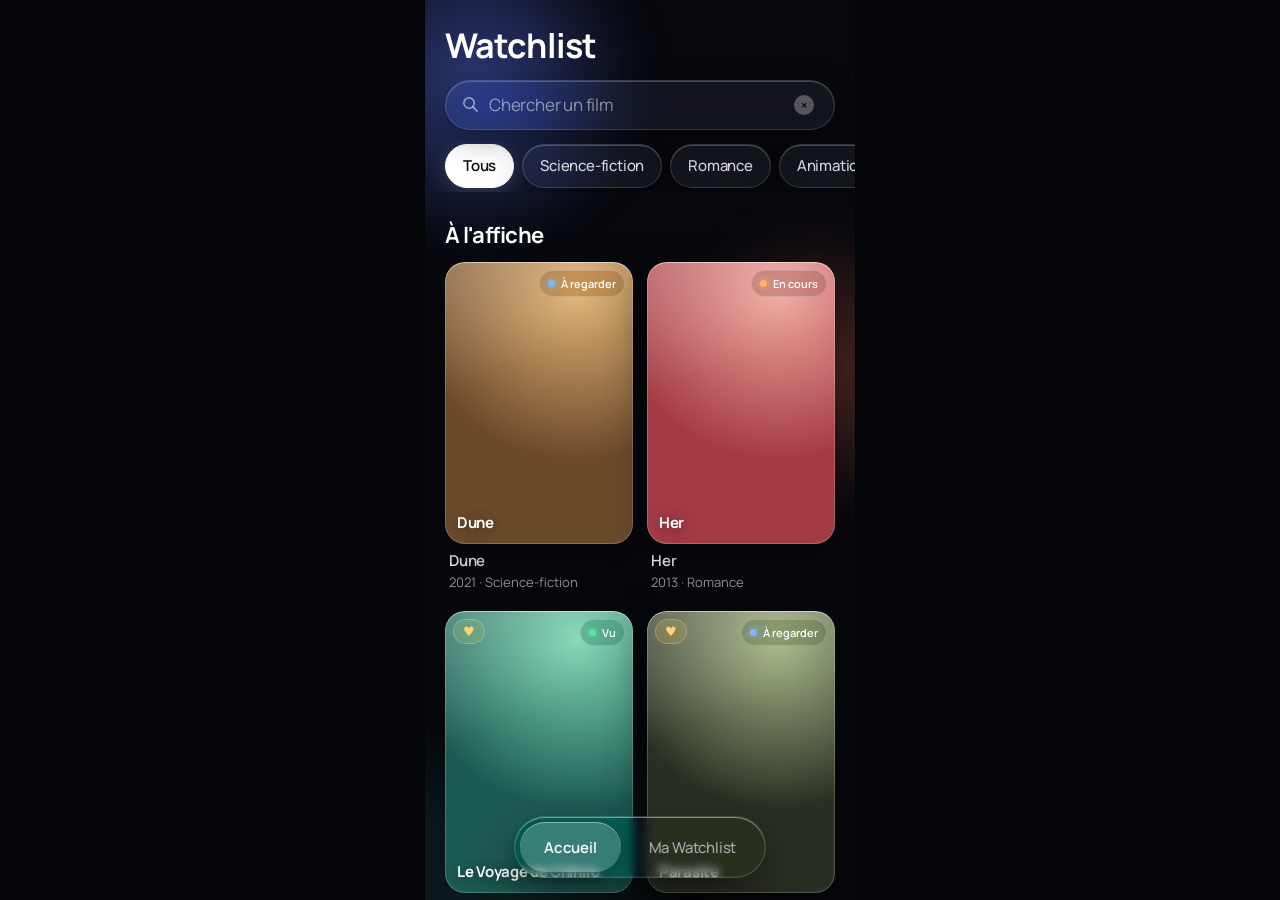
<file: index.html>
<!DOCTYPE html>
<html lang="fr">
<head>
  <meta charset="utf-8">
  <meta name="viewport" content="width=device-width, initial-scale=1, viewport-fit=cover">
  <meta name="color-scheme" content="dark">
  <title>Watchlist</title>
  <meta name="description" content="Gardez les films que vous voulez voir et suivez ceux que vous avez déjà regardés.">

  <link rel="preconnect" href="https://fonts.googleapis.com">
  <link rel="preconnect" href="https://fonts.gstatic.com" crossorigin>
  <link href="https://fonts.googleapis.com/css2?family=Manrope:wght@400;500;600;700;800&display=swap" rel="stylesheet">
  <link rel="stylesheet" href="css/style.css">
</head>

<body>

<div class="app">

  <!-- ====================================================================
       HALOS D'AMBIANCE
       Décoratif : c'est la lumière que la matière verre capte et diffuse.
       ==================================================================== -->
  <div class="halos" aria-hidden="true">
    <div class="halo halo--1"></div>
    <div class="halo halo--2"></div>
    <div class="halo halo--3"></div>
  </div>


  <!-- ====================================================================
       ÉCRAN 1 — ACCUEIL / RECHERCHE
       ==================================================================== -->
  <section class="ecran" id="ecran-accueil" aria-labelledby="titre-accueil" tabindex="-1">

    <header class="entete">
      <h1 class="titre-ecran" id="titre-accueil">Watchlist</h1>

      <form class="recherche verre verre--fin" role="search" autocomplete="off">
        <svg class="recherche__loupe" width="17" height="17" viewBox="0 0 18 18" fill="none" aria-hidden="true">
          <circle cx="7.5" cy="7.5" r="5.5" stroke="currentColor" stroke-width="1.8"/>
          <line x1="11.6" y1="11.6" x2="16" y2="16" stroke="currentColor" stroke-width="1.8" stroke-linecap="round"/>
        </svg>
        <input class="recherche__champ" id="champ-recherche" type="search"
               placeholder="Chercher un film" aria-label="Chercher un film par titre">
        <button class="recherche__effacer" id="bouton-effacer" type="button"
                aria-label="Effacer la recherche" hidden><span aria-hidden="true">×</span></button>
      </form>

      <!-- Pilules de genre — remplies par app.js depuis les genres des films -->
      <div class="filtres" id="filtres" role="group" aria-label="Filtrer par genre"></div>
    </header>

    <div class="defilement">

      <!-- Recherches récentes — masqué tant qu'il n'y en a pas -->
      <section class="recentes" id="recentes" aria-labelledby="titre-recentes" hidden>
        <h2 class="recentes__titre" id="titre-recentes">Recherches récentes</h2>
        <div class="recentes__liste" id="recentes-liste"></div>
      </section>

      <div class="section-entete">
        <h2 class="section-titre" id="grille-titre">À l'affiche</h2>
        <span class="section-compte" id="grille-compte"></span>
      </div>

      <!-- ZONE D'ÉTAT — un seul paragraphe pour les quatre états du
           chargement : chargement, erreur, vide, affichée (vide alors).
           role="status" le fait annoncer par les lecteurs d'écran dès
           que son texte change, sans voler le focus. -->
      <p class="etat" id="etat" role="status"></p>

      <!-- Grille d'affiches — remplie par app.js (le « conteneur ») -->
      <ul class="grille" id="grille" hidden></ul>

    </div>
  </section>


  <!-- ====================================================================
       ÉCRAN 3 — MA WATCHLIST
       ==================================================================== -->
  <section class="ecran" id="ecran-liste" aria-labelledby="titre-liste" tabindex="-1" hidden>

    <header class="entete">
      <h1 class="titre-ecran" id="titre-liste">Ma Watchlist</h1>

      <!-- Onglets de statut — remplis par app.js -->
      <div class="rail verre verre--fin" id="onglets" role="tablist" aria-label="Filtrer par statut"></div>
    </header>

    <div class="defilement">
      <p class="liste-compte" id="liste-compte"></p>

      <!-- État vide -->
      <div class="vide verre verre--voile" id="liste-vide" hidden>
        <p class="vide__titre" id="vide-titre"></p>
        <p class="vide__texte">Cherchez un titre et ajoutez-le pour le retrouver ici.</p>
        <button class="bouton-clair" type="button" data-aller="accueil">Chercher un film</button>
      </div>

      <!-- Lignes de films — remplies par app.js -->
      <ul class="lignes verre verre--voile" id="lignes"></ul>
    </div>
  </section>


  <!-- ====================================================================
       NAVIGATION — toujours visible, sauf sur la fiche film
       ==================================================================== -->
  <nav class="nav verre verre--flottant" id="nav" aria-label="Navigation principale">
    <button class="nav__item" id="nav-accueil" type="button" data-aller="accueil">Accueil</button>
    <button class="nav__item" id="nav-liste" type="button" data-aller="liste">Ma Watchlist</button>
  </nav>


  <!-- ====================================================================
       ÉCRAN 2 — FICHE FILM
       Posée par-dessus les autres écrans. Le bouton d'ajout est dans une
       barre fixe en bas : jamais besoin de scroller pour l'atteindre.
       ==================================================================== -->
  <section class="ecran ecran--fiche" id="ecran-fiche" aria-labelledby="fiche-titre" tabindex="-1" hidden>

    <div class="fiche__ambiance" id="fiche-ambiance" aria-hidden="true"></div>

    <div class="defilement">

      <div class="fiche__haut">
        <div class="fiche__affiche affiche-lumiere" id="fiche-affiche"></div>
        <div class="fiche__fondu" aria-hidden="true"></div>

        <button class="fiche__retour verre verre--pastille" id="bouton-retour" type="button"
                aria-label="Retour aux résultats"><span aria-hidden="true">←</span></button>

        <div class="badge badge--grand verre verre--pastille" id="fiche-badge" hidden></div>
      </div>

      <div class="fiche__carte verre verre--epais">
        <h1 class="fiche__titre" id="fiche-titre"></h1>

        <div class="fiche__tags" id="fiche-tags"></div>

        <div class="fiche__realisation">
          <p class="fiche__label">Réalisation</p>
          <p class="fiche__valeur" id="fiche-realisation"></p>
        </div>

        <p class="fiche__synopsis" id="fiche-synopsis"></p>

        <!-- Sélecteur de statut — visible seulement si le film est enregistré -->
        <div class="fiche__statut" id="fiche-statut" hidden>
          <p class="fiche__label">Statut</p>
          <div class="rail rail--creux" id="fiche-picker" role="group" aria-label="Changer le statut"></div>
        </div>
      </div>

    </div>

    <div class="fiche__barre verre verre--flottant">
      <button class="fiche__cta" id="fiche-cta" type="button"></button>
      <button class="fiche__retirer" id="fiche-retirer" type="button" hidden>Retirer de ma watchlist</button>
    </div>
  </section>


  <!-- ====================================================================
       MESSAGE DE CONFIRMATION
       ==================================================================== -->
  <p class="toast verre verre--flottant" id="toast" role="status" aria-live="polite" hidden></p>

</div>

<script src="app.js"></script>
</body>
</html>
</file>
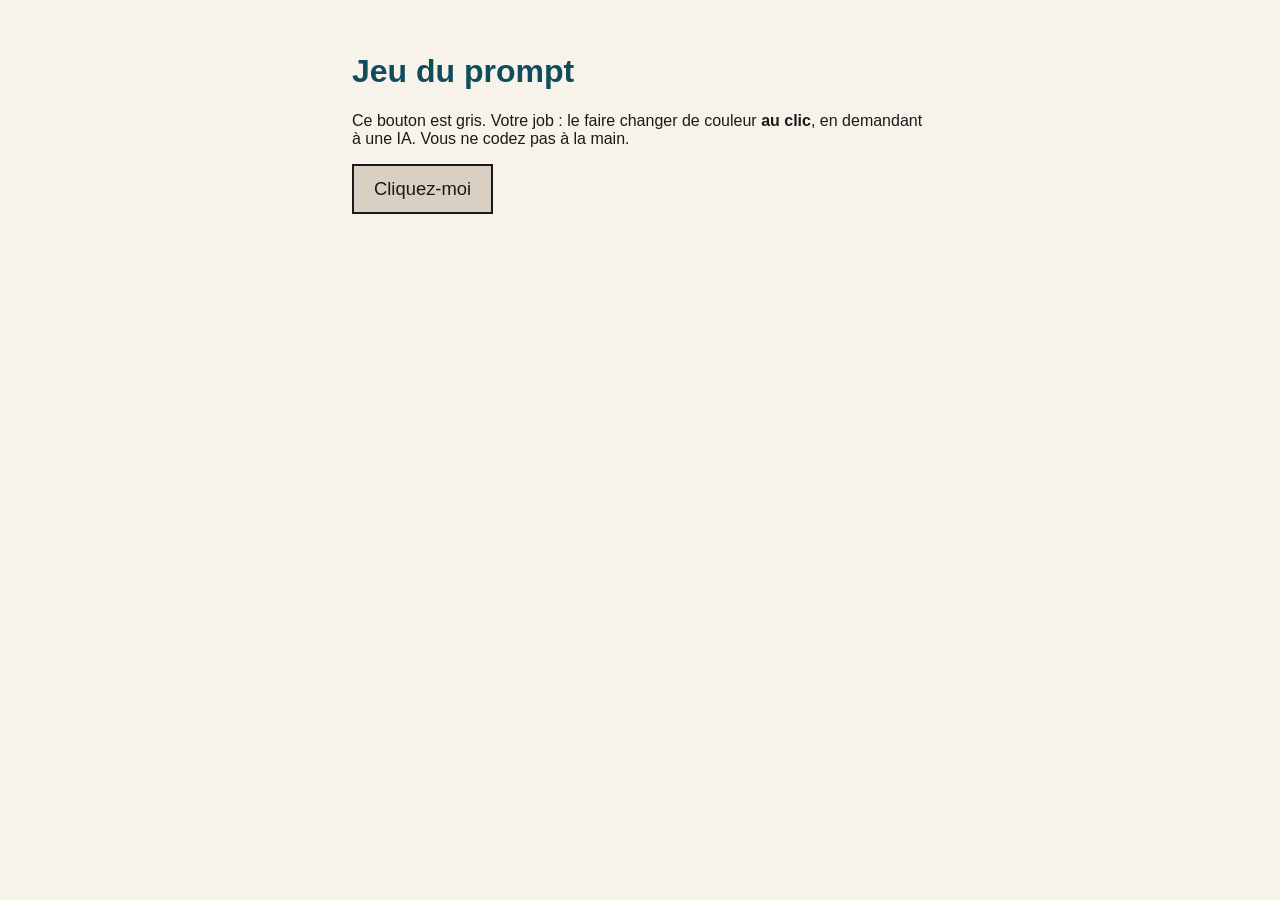
<file: Ex1-5 jeu du prompt/index.html>
<!DOCTYPE html>
<html lang="fr">
<head>
  <meta charset="utf-8">
  <meta name="viewport" content="width=device-width, initial-scale=1">
  <title>Jeu du prompt — e1-5</title>
  <style>
    /* Mise en page simple : on n’y touche pas pendant l’exercice. */
    body {
      margin: 0;
      font-family: Arial, Helvetica, sans-serif;
      background: #f7f3eb;
      color: #1a1a1a;
      padding: 2rem 1.25rem;
    }
    main { max-width: 36rem; margin: 0 auto; }
    h1 { color: #0f4c5c; }

    /* Le bouton à transformer. Son id est "magic" : citez-le dans le prompt. */
    #magic {
      font-size: 1.15rem;
      padding: 0.75rem 1.25rem;
      border: 2px solid #1a1a1a;
      background: #d9d0c3;
      color: #1a1a1a;
      cursor: pointer;
    }
  </style>
</head>
<body>
  <main>
    <h1>Jeu du prompt</h1>
    <p>Ce bouton est gris. Votre job : le faire changer de couleur <strong>au clic</strong>, en demandant à une IA. Vous ne codez pas à la main.</p>
    <button type="button" id="magic">Cliquez-moi</button>
  </main>
  <script>
    document.getElementById('magic').addEventListener('click', function () {
      this.style.background = '#1a73e8';
      this.style.color = '#ffffff';
    });
  </script>
</body>
</html>
</file>
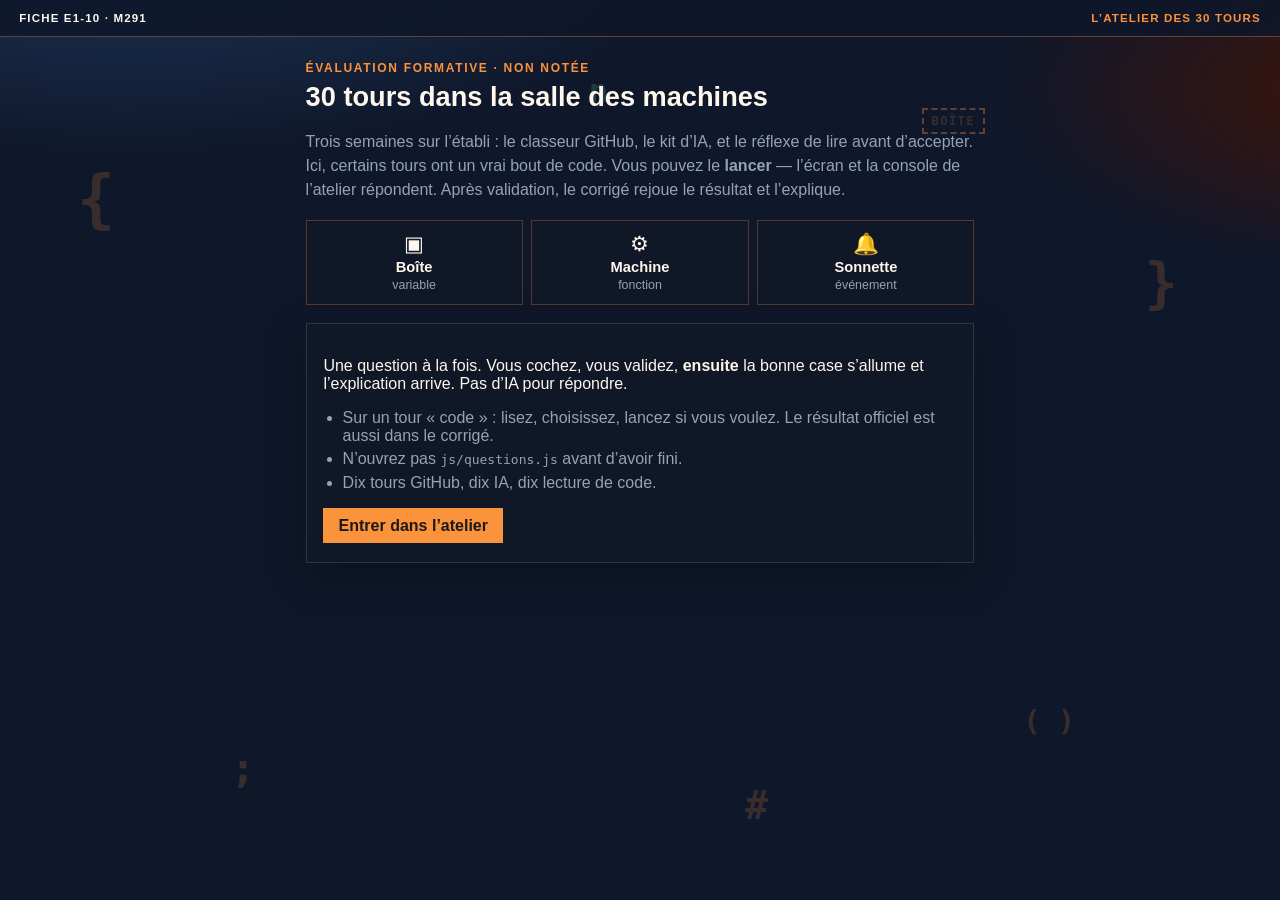
<file: e1-10-evaluation-formative/depart/index.html>
<!DOCTYPE html>
<html lang="fr">
<head>
  <meta charset="utf-8">
  <meta name="viewport" content="width=device-width, initial-scale=1">
  <title>e1-10 — L’atelier des 30 tours</title>
  <link rel="stylesheet" href="css/style.css">
</head>
<body>
  <div class="sky" aria-hidden="true">
    <span class="glyph g1">{</span>
    <span class="glyph g2">}</span>
    <span class="glyph g3">;</span>
    <span class="glyph g4">( )</span>
    <span class="glyph g5">n</span>
    <span class="glyph g6">#</span>
    <span class="box-float">boîte</span>
  </div>
  <header>
    <span class="badge-tour">Fiche e1-10 · M291</span>
    <span class="badge-atelier">L’atelier des 30 tours</span>
  </header>
  <main>
    <section id="vue-intro">
      <p class="kicker">Évaluation formative · non notée</p>
      <h1>30 tours dans la salle des machines</h1>
      <p class="lead">Trois semaines sur l’établi : le classeur GitHub, le kit d’IA, et le réflexe de lire avant d’accepter. Ici, certains tours ont un vrai bout de code. Vous pouvez le <strong>lancer</strong> — l’écran et la console de l’atelier répondent. Après validation, le corrigé rejoue le résultat et l’explique.</p>
      <div class="machines" aria-hidden="true">
        <div class="machine"><span class="ico">▣</span><strong>Boîte</strong><em>variable</em></div>
        <div class="machine"><span class="ico">⚙</span><strong>Machine</strong><em>fonction</em></div>
        <div class="machine"><span class="ico">🔔</span><strong>Sonnette</strong><em>événement</em></div>
      </div>
      <div class="card intro-card">
        <p>Une question à la fois. Vous cochez, vous validez, <strong>ensuite</strong> la bonne case s’allume et l’explication arrive. Pas d’IA pour répondre.</p>
        <ul class="intro-list">
          <li>Sur un tour « code » : lisez, choisissez, lancez si vous voulez. Le résultat officiel est aussi dans le corrigé.</li>
          <li>N’ouvrez pas <code>js/questions.js</code> avant d’avoir fini.</li>
          <li>Dix tours GitHub, dix IA, dix lecture de code.</li>
        </ul>
        <button type="button" id="commencer">Entrer dans l’atelier</button>
      </div>
    </section>

    <section id="vue-quiz" class="hidden">
      <p class="progress">
        <span id="compteur">Tour 1 / 30</span>
        <span id="theme"></span>
      </p>
      <div class="bar"><span id="barre"></span></div>
      <div class="card quiz-card">
        <h2 class="question" id="question"></h2>
        <div id="lab-slot"></div>
        <fieldset>
          <legend>Choix</legend>
          <div id="choix"></div>
        </fieldset>
        <div class="row">
          <button type="button" id="valider" disabled>Valider cette réponse</button>
          <button type="button" class="ghost hidden" id="suivante">Tour suivant</button>
        </div>
        <div id="explique" class="explain hidden"></div>
      </div>
    </section>

    <section id="vue-fin" class="hidden">
      <p class="kicker">Fin de service</p>
      <h1>Bilan de l’atelier</h1>
      <p class="score" id="score">0 / 30</p>
      <p class="lead" id="phrase-score"></p>
      <p class="muted">Les tours manqués ont un fond rose. Relisez, relancez le code s’il y en a un, puis recommencez si vous voulez.</p>
      <div class="row">
        <button type="button" id="recommencer">Recommencer les 30 tours</button>
      </div>
      <div class="review" id="revue"></div>
    </section>
  </main>
  <div id="confetti" aria-hidden="true"></div>
  <script src="js/questions.js"></script>
  <script src="js/app.js"></script>
</body>
</html>
</file>
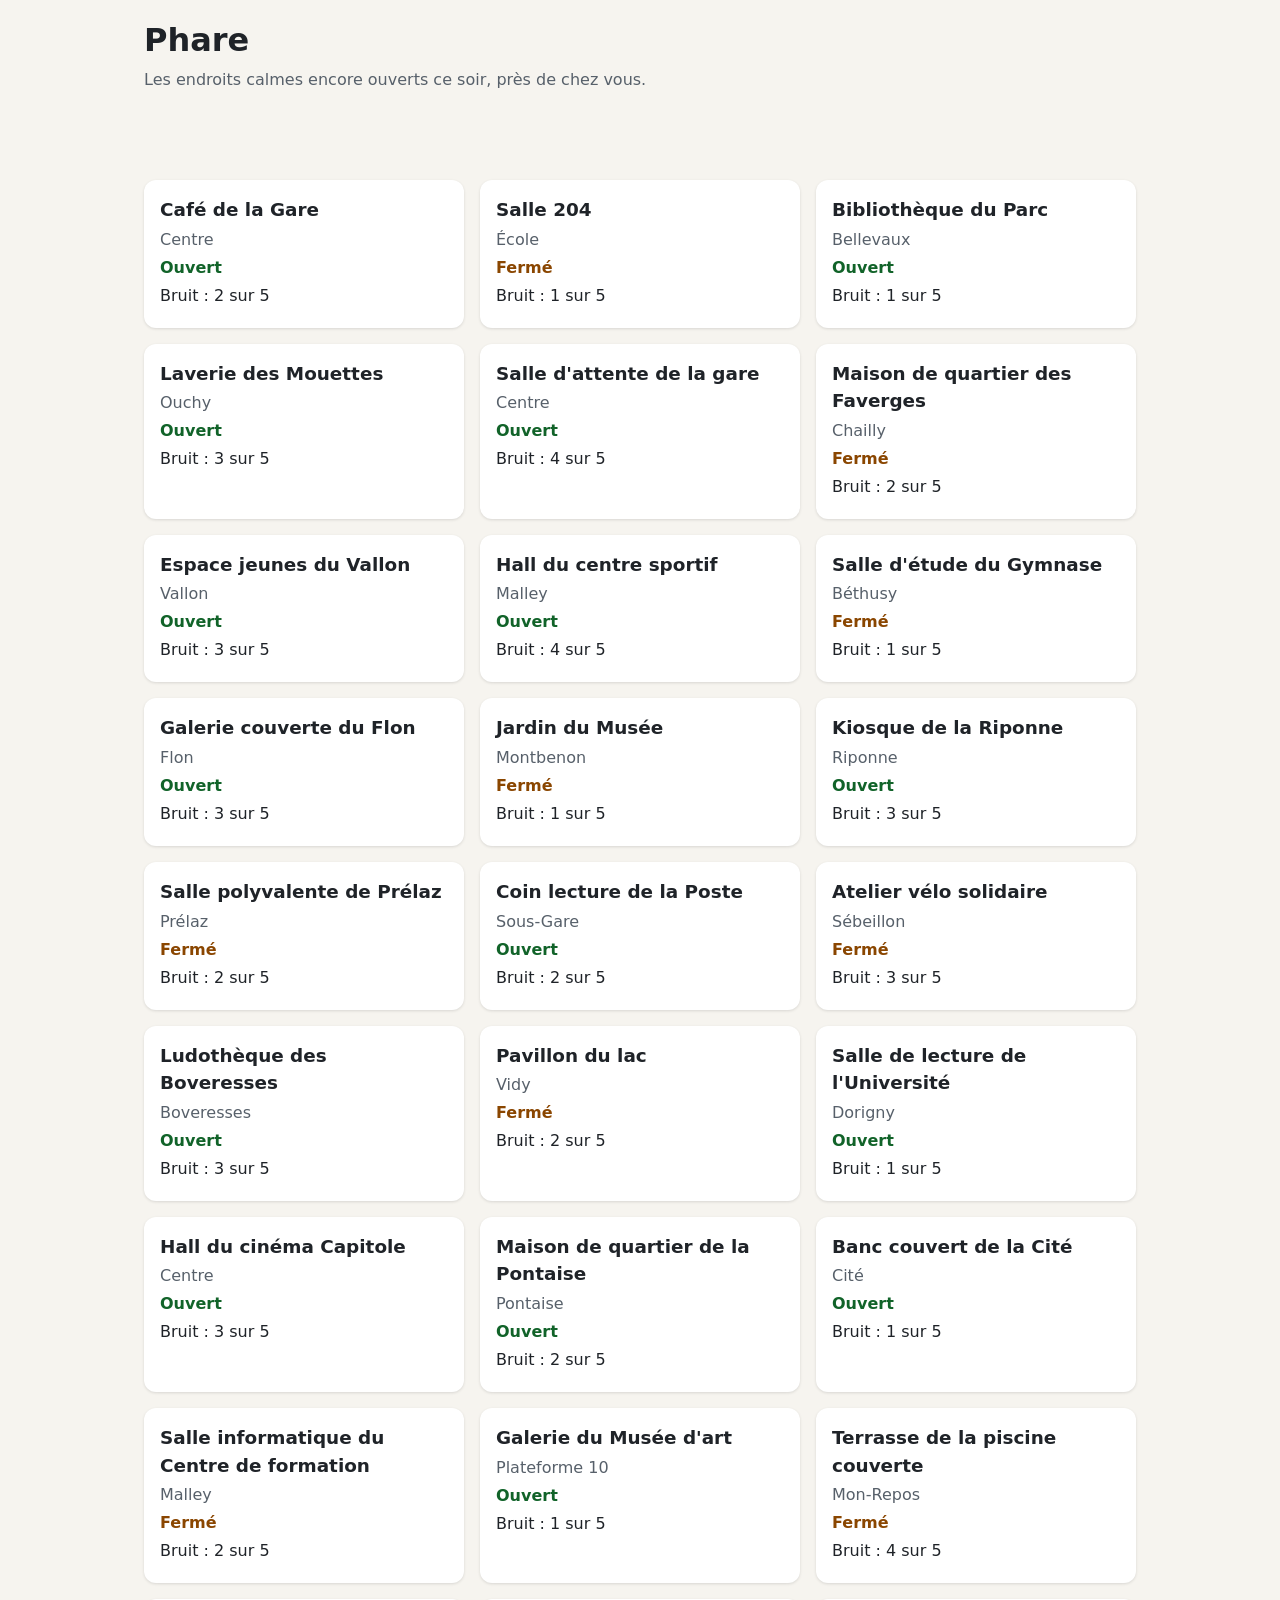
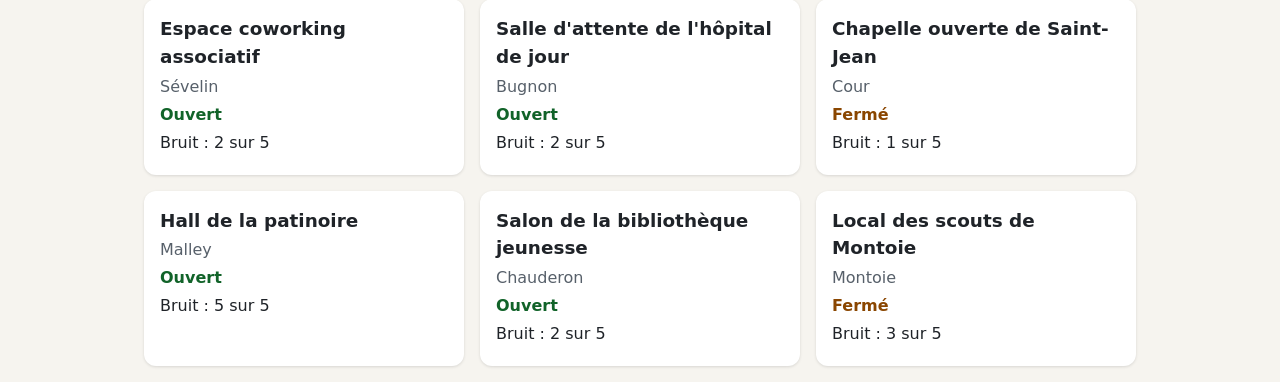
<file: s11/s11-phare/index.html>
<!DOCTYPE html>
<html lang="fr">
<head>
  <meta charset="UTF-8">
  <meta name="viewport" content="width=device-width, initial-scale=1">
  <title>Phare : les endroits calmes encore ouverts</title>
  <link rel="icon" href="data:,">
  <link rel="stylesheet" href="style.css">
</head>
<body>
  <header>
    <h1>Phare</h1>
    <p>Les endroits calmes encore ouverts ce soir, près de chez vous.</p>
  </header>

  <main>
    <p id="etat" role="status"></p>

    <section id="liste-cartes" aria-label="Lieux"></section>
  </main>

  <script src="app.js"></script>
</body>
</html>
</file>
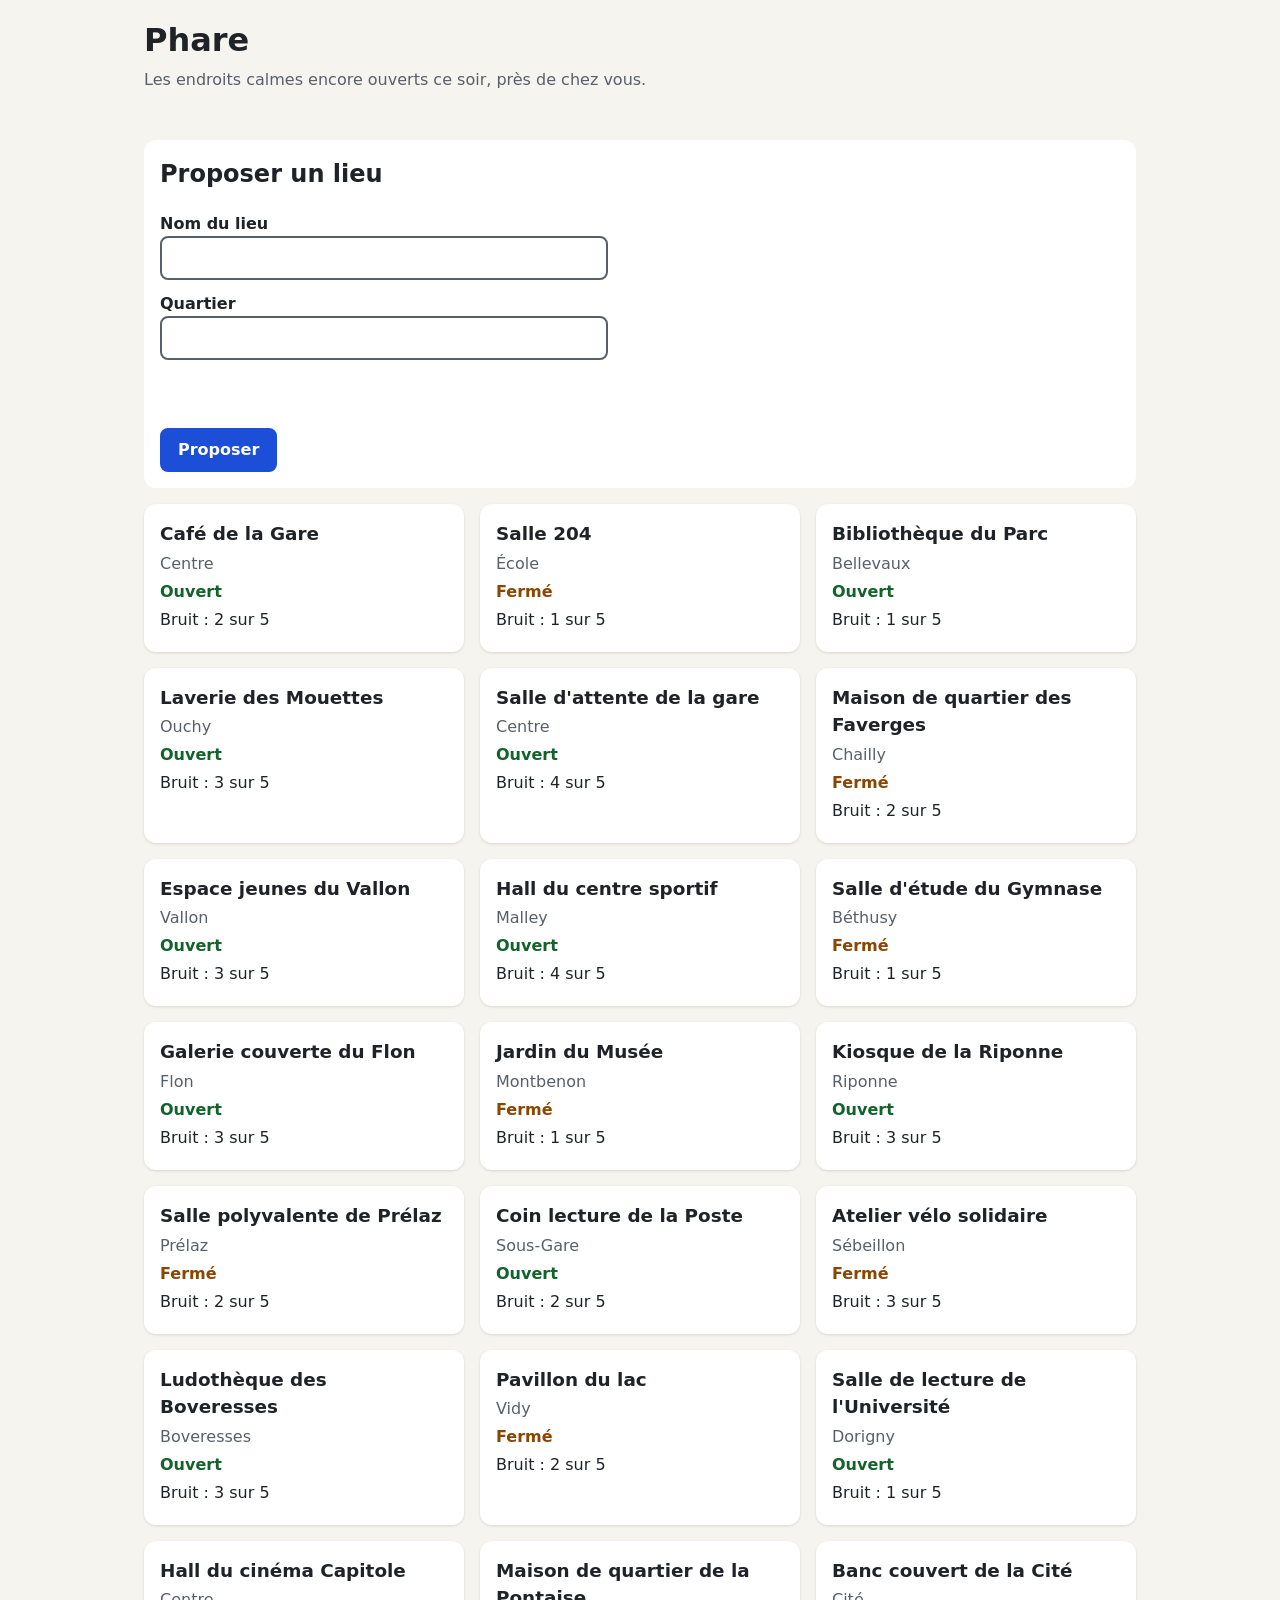
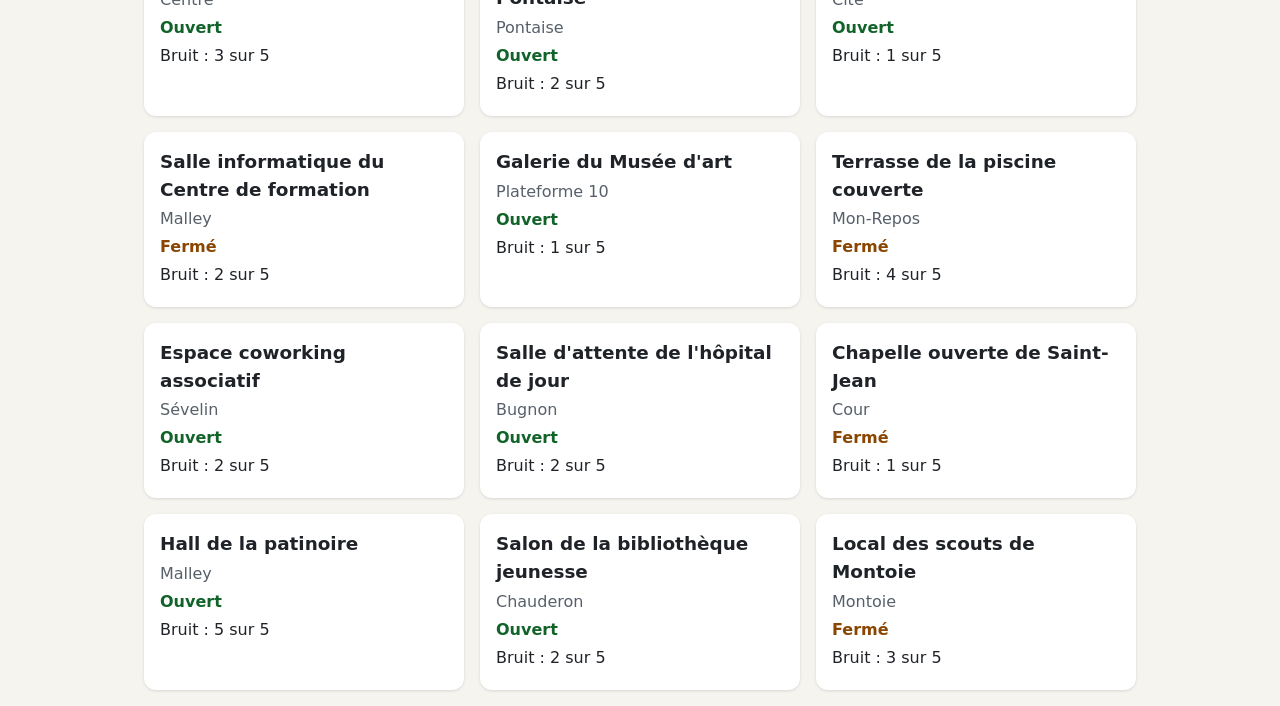
<file: exercices/s12/2-proposer-un-lieu/depart/index.html>
<!DOCTYPE html>
<html lang="fr" xmlns:mso="urn:schemas-microsoft-com:office:office"
  xmlns:msdt="uuid:C2F41010-65B3-11d1-A29F-00AA00C14882">

<head>
  <meta charset="UTF-8">
  <meta name="viewport" content="width=device-width, initial-scale=1">
  <title>Phare : les endroits calmes encore ouverts</title>
  <link rel="icon" href="data:,">
  <link rel="stylesheet" href="style.css">

  <!--[if gte mso 9]><xml>
<mso:CustomDocumentProperties>
<mso:_ApprovalStatus msdt:dt="string">0</mso:_ApprovalStatus>
<mso:_ApprovalAssignedTo msdt:dt="string"></mso:_ApprovalAssignedTo>
<mso:_ApprovalRespondedBy msdt:dt="string"></mso:_ApprovalRespondedBy>
</mso:CustomDocumentProperties>
</xml><![endif]-->
</head>

<body>
  <header>
    <h1>Phare</h1>
    <p>Les endroits calmes encore ouverts ce soir, près de chez vous.</p>
  </header>

  <main>
    <form id="proposer">
      <h2>Proposer un lieu</h2>
      <label for="champ-nom">Nom du lieu</label>
      <input type="text" id="champ-nom" name="nom">
      <label for="champ-quartier">Quartier</label>
      <input type="text" id="champ-quartier" name="quartier">
      <p id="erreurs" aria-live="polite"></p>
      <button type="submit">Proposer</button>
    </form>

    <section id="liste-cartes" aria-label="Lieux"></section>
  </main>

  <script src="lieux.js"></script>
  <script src="app.js"></script>
</body>

</html>
</file>
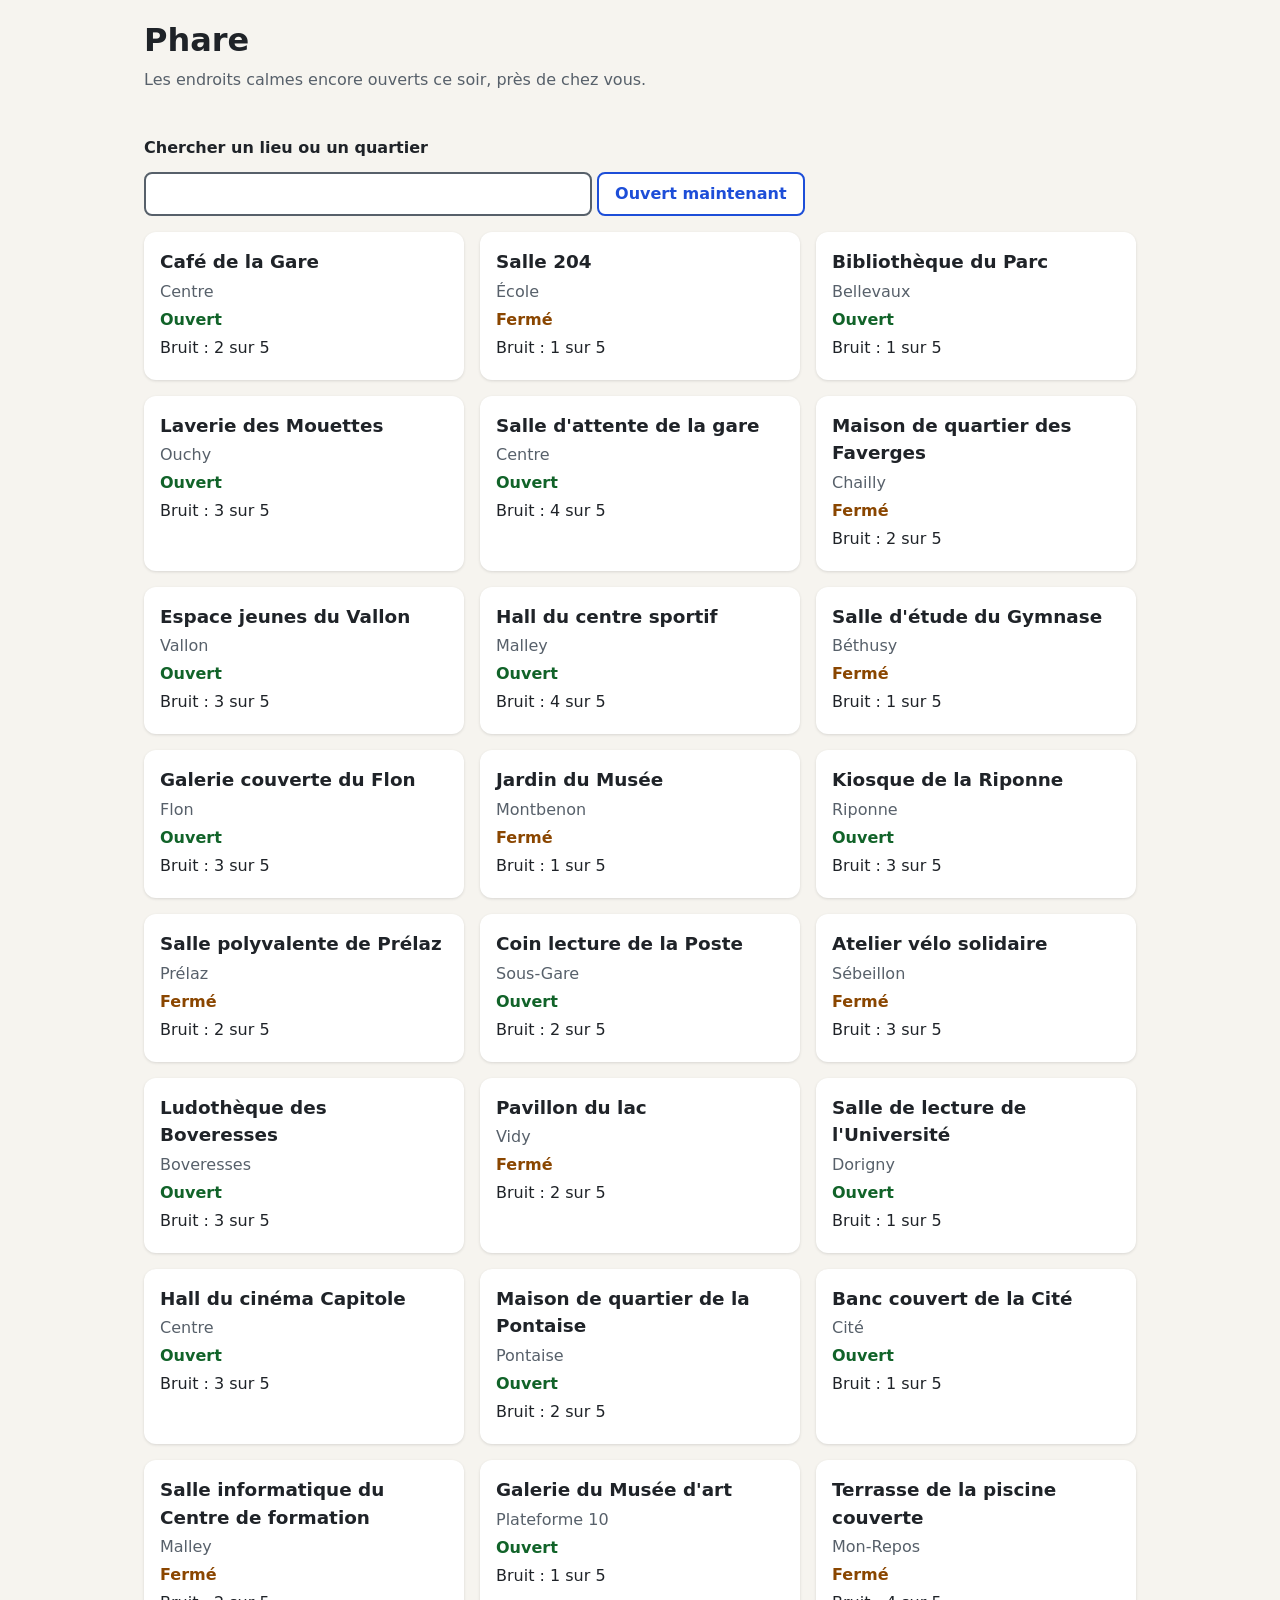
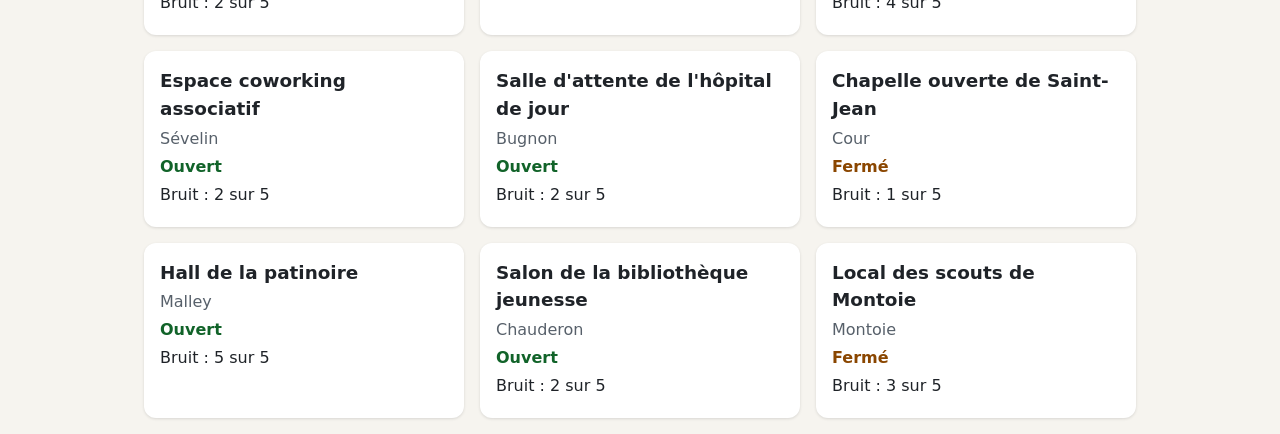
<file: exercices/s13/3-les-suggestions-au-clavier/depart/index.html>
<!DOCTYPE html>
<html lang="fr" xmlns:mso="urn:schemas-microsoft-com:office:office"
  xmlns:msdt="uuid:C2F41010-65B3-11d1-A29F-00AA00C14882">

<head>
  <meta charset="UTF-8">
  <meta name="viewport" content="width=device-width, initial-scale=1">
  <title>Phare : les endroits calmes encore ouverts</title>
  <link rel="icon" href="data:,">
  <link rel="stylesheet" href="style.css">

  <!--[if gte mso 9]><xml>
<mso:CustomDocumentProperties>
<mso:_ApprovalStatus msdt:dt="string">0</mso:_ApprovalStatus>
<mso:_ApprovalAssignedTo msdt:dt="string"></mso:_ApprovalAssignedTo>
<mso:_ApprovalRespondedBy msdt:dt="string"></mso:_ApprovalRespondedBy>
</mso:CustomDocumentProperties>
</xml><![endif]-->
</head>

<body>
  <header>
    <h1>Phare</h1>
    <p>Les endroits calmes encore ouverts ce soir, près de chez vous.</p>
  </header>

  <main>
    <label for="recherche">Chercher un lieu ou un quartier</label>
    <input type="search" id="recherche" role="combobox" aria-expanded="false" ariacontrols="suggestions"
      aria-autocomplete="list" autocomplete="off">
    <ul id="suggestions" role="listbox" aria-label="Suggestions" hidden></ul>
    <button type="button" id="filtre-ouvert" aria-pressed="false">Ouvert maintenant</button>
    <p id="aucun-resultat" hidden>Aucun lieu ne correspond à votre recherche.</p>

    <section id="liste-cartes" aria-label="Lieux"></section>
  </main>

  <script src="lieux.js"></script>
  <script src="app.js"></script>
</body>

</html>
</file>
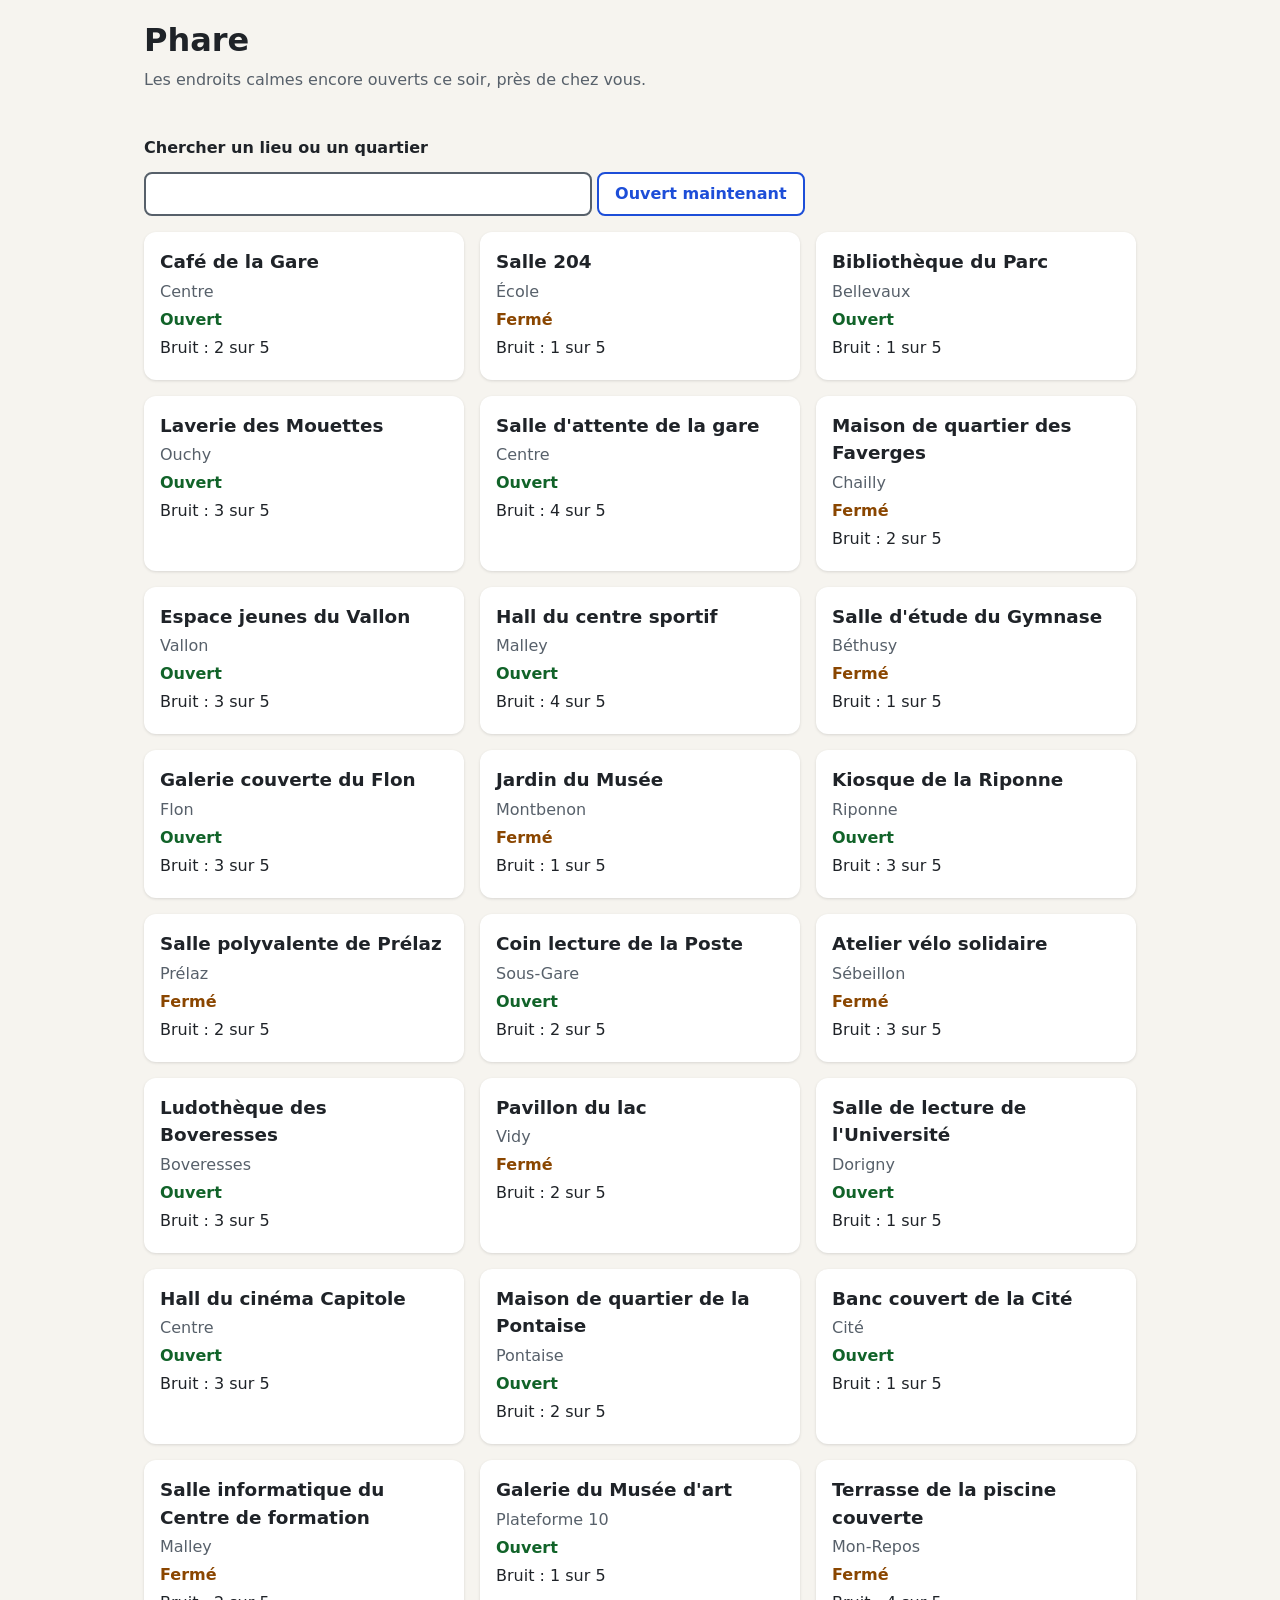
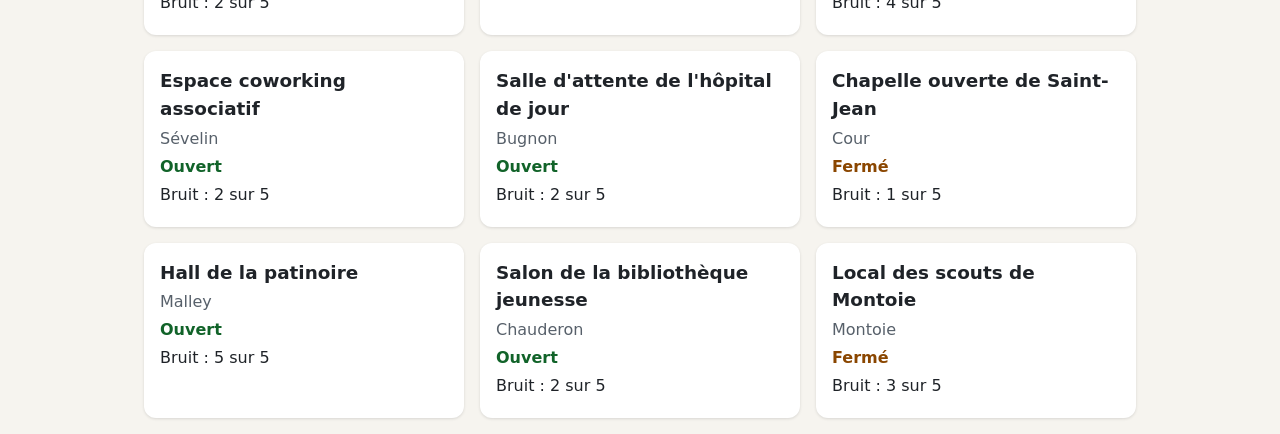
<file: exercices/s12/1-la-recherche-de-phare/1-la-recherche-de-phare/depart/index.html>
<!DOCTYPE html>
<html lang="fr" xmlns:mso="urn:schemas-microsoft-com:office:office" xmlns:msdt="uuid:C2F41010-65B3-11d1-A29F-00AA00C14882">
<head>
  <meta charset="UTF-8">
  <meta name="viewport" content="width=device-width, initial-scale=1">
  <title>Phare : les endroits calmes encore ouverts</title>
  <link rel="icon" href="data:,">
  <link rel="stylesheet" href="style.css">

<!--[if gte mso 9]><xml>
<mso:CustomDocumentProperties>
<mso:_ApprovalStatus msdt:dt="string">0</mso:_ApprovalStatus>
<mso:_ApprovalAssignedTo msdt:dt="string"></mso:_ApprovalAssignedTo>
<mso:_ApprovalRespondedBy msdt:dt="string"></mso:_ApprovalRespondedBy>
</mso:CustomDocumentProperties>
</xml><![endif]-->
</head>
<body>
  <header>
    <h1>Phare</h1>
    <p>Les endroits calmes encore ouverts ce soir, près de chez vous.</p>
  </header>

  <main>
    <label for="recherche">Chercher un lieu ou un quartier</label>
    <input type="search" id="recherche">
    <button type="button" id="filtre-ouvert" aria-pressed="false">Ouvert maintenant</button>
    <p id="aucun-resultat" hidden>Aucun lieu ne correspond à votre recherche.</p>

    <section id="liste-cartes" aria-label="Lieux"></section>
  </main>

  <script src="lieux.js"></script>
  <script src="app.js"></script>
</body>
</html>
</file>
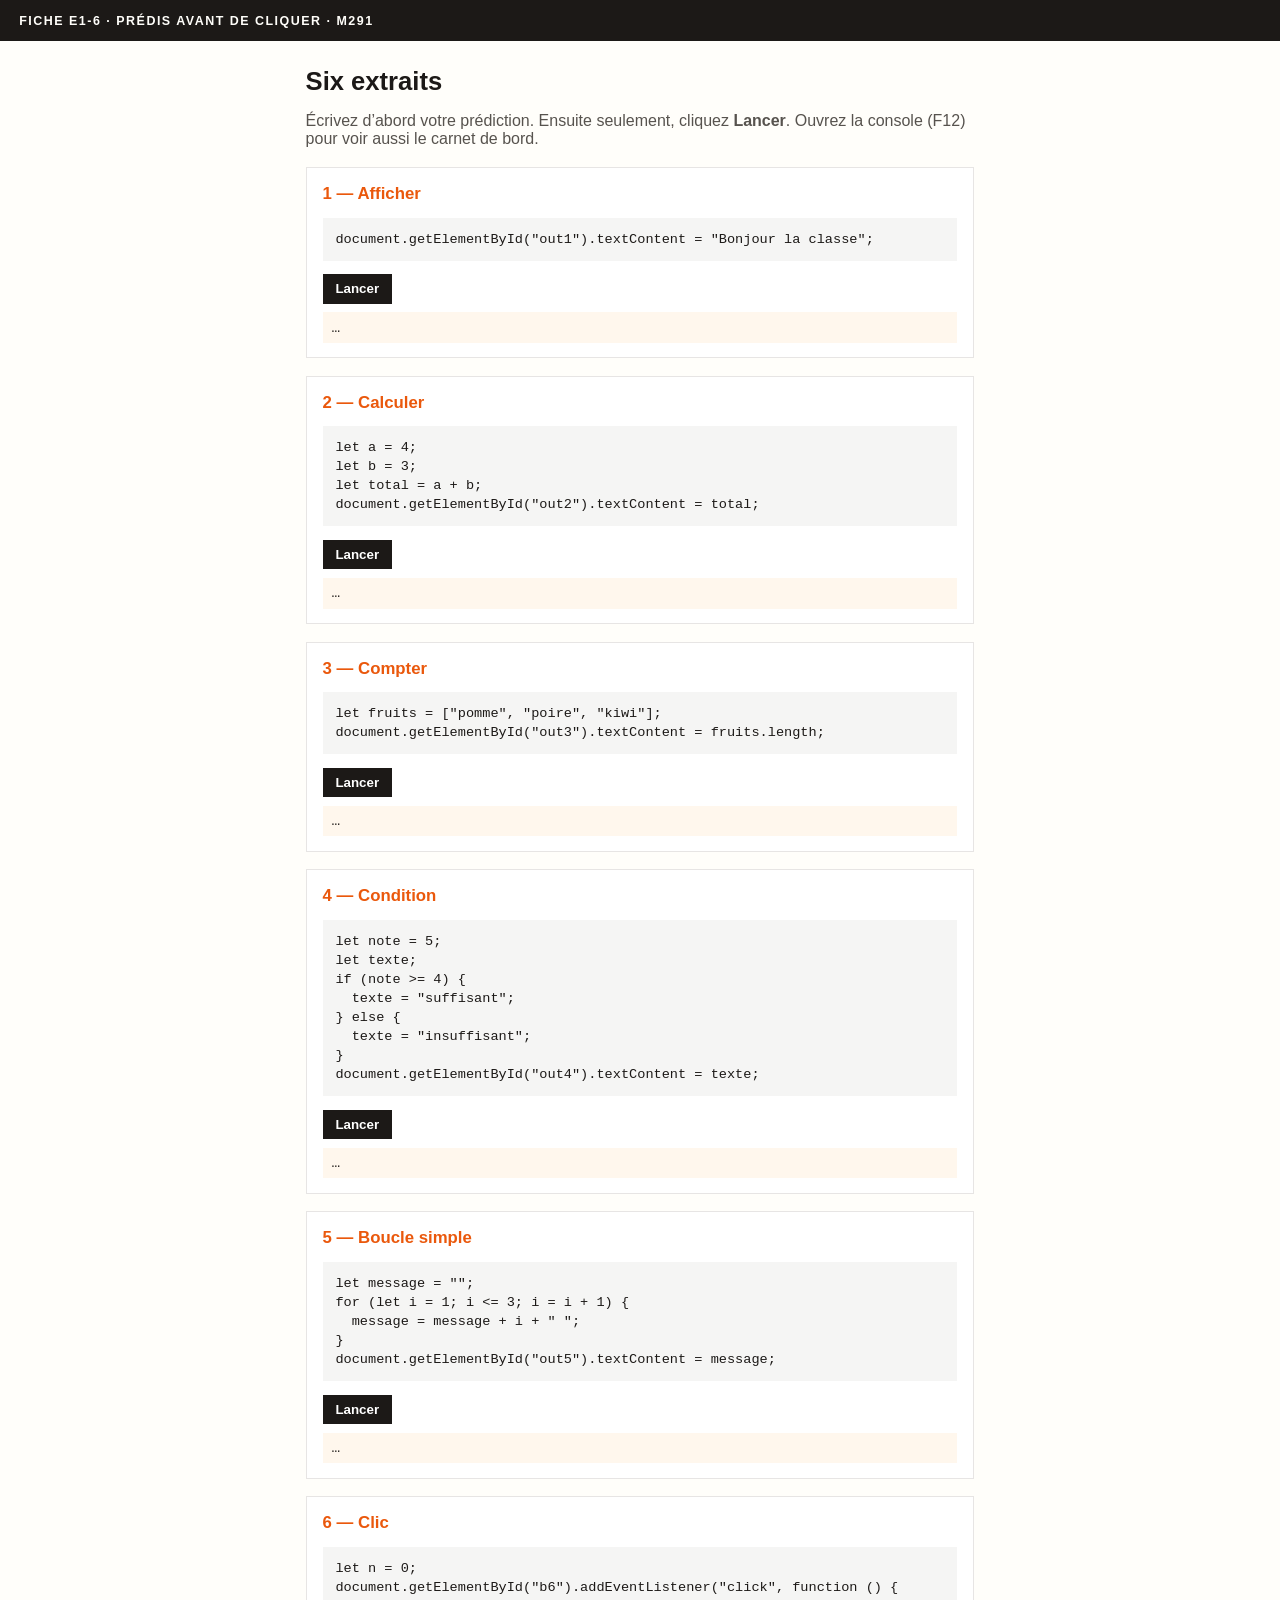
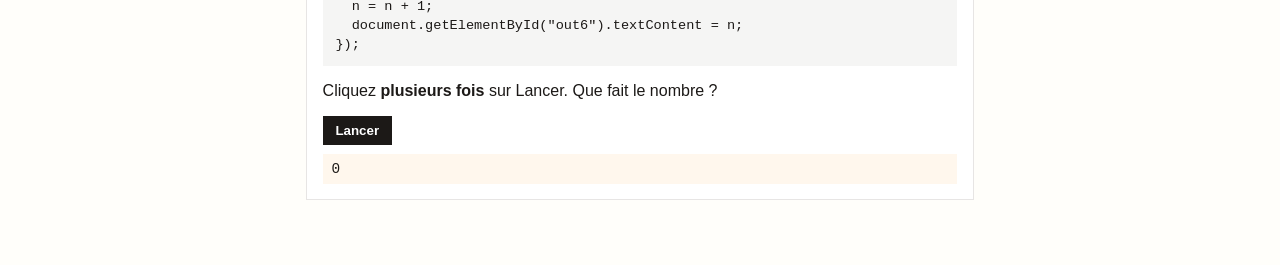
<file: e1-6-predis-avant-de-cliquer/six-extraits.html>
<!DOCTYPE html>
<html lang="fr">
<head>
  <meta charset="utf-8">
  <meta name="viewport" content="width=device-width, initial-scale=1">
  <title>e1-6 — Prédis avant de cliquer</title>
  <style>
    :root { --ink:#1c1917; --band:#1c1917; --accent:#ea580c; --bg:#fffefa; --paper:#f5f5f4; }
    * { box-sizing: border-box; }
    body { margin:0; font-family: Arial, Helvetica, sans-serif; background:var(--bg); color:var(--ink); }
    header { background:var(--band); color:#fffefa; padding:0.85rem 1.2rem; letter-spacing:.12em; text-transform:uppercase; font-size:.78rem; font-weight:700; }
    main { max-width: 44rem; margin:0 auto; padding:1.4rem 1.1rem 3rem; }
    h1 { font-size:1.6rem; margin:.2rem 0 0.6rem; }
    .lead { color:#57534e; margin-bottom:1.2rem; }
    article { background:#fff; border:1px solid #e7e5e4; margin:0 0 1.1rem; padding:1rem 1rem 0.9rem; }
    article h2 { margin:0 0 .4rem; font-size:1.05rem; color:var(--accent); }
    pre { background:var(--paper); padding:.75rem .8rem; overflow:auto; font-size:.85rem; line-height:1.4; }
    button { background:var(--band); color:#fff; border:0; padding:.45rem .8rem; font-weight:700; cursor:pointer; }
    button:hover { background:var(--accent); }
    .out { min-height:1.4rem; margin:.55rem 0 0; padding:.45rem .55rem; background:#fff7ed; font-family: ui-monospace, monospace; font-size:.9rem; }
  </style>
</head>
<body>
  <header>Fiche e1-6 · Prédis avant de cliquer · M291</header>
  <main>
    <h1>Six extraits</h1>
    <p class="lead">Écrivez d’abord votre prédiction. Ensuite seulement, cliquez <strong>Lancer</strong>. Ouvrez la console (F12) pour voir aussi le carnet de bord.</p>

    <article>
      <h2>1 — Afficher</h2>
      <pre>document.getElementById("out1").textContent = "Bonjour la classe";</pre>
      <button type="button" id="b1">Lancer</button>
      <div class="out" id="out1">…</div>
    </article>

    <article>
      <h2>2 — Calculer</h2>
      <pre>let a = 4;
let b = 3;
let total = a + b;
document.getElementById("out2").textContent = total;</pre>
      <button type="button" id="b2">Lancer</button>
      <div class="out" id="out2">…</div>
    </article>

    <article>
      <h2>3 — Compter</h2>
      <pre>let fruits = ["pomme", "poire", "kiwi"];
document.getElementById("out3").textContent = fruits.length;</pre>
      <button type="button" id="b3">Lancer</button>
      <div class="out" id="out3">…</div>
    </article>

    <article>
      <h2>4 — Condition</h2>
      <pre>let note = 5;
let texte;
if (note >= 4) {
  texte = "suffisant";
} else {
  texte = "insuffisant";
}
document.getElementById("out4").textContent = texte;</pre>
      <button type="button" id="b4">Lancer</button>
      <div class="out" id="out4">…</div>
    </article>

    <article>
      <h2>5 — Boucle simple</h2>
      <pre>let message = "";
for (let i = 1; i <= 3; i = i + 1) {
  message = message + i + " ";
}
document.getElementById("out5").textContent = message;</pre>
      <button type="button" id="b5">Lancer</button>
      <div class="out" id="out5">…</div>
    </article>

    <article>
      <h2>6 — Clic</h2>
      <pre>let n = 0;
document.getElementById("b6").addEventListener("click", function () {
  n = n + 1;
  document.getElementById("out6").textContent = n;
});</pre>
      <p>Cliquez <strong>plusieurs fois</strong> sur Lancer. Que fait le nombre ?</p>
      <button type="button" id="b6">Lancer</button>
      <div class="out" id="out6">0</div>
    </article>
  </main>
  <script>
    document.getElementById("b1").addEventListener("click", function () {
      document.getElementById("out1").textContent = "Bonjour la classe";
      console.log("extrait 1 : texte affiché");
    });
    document.getElementById("b2").addEventListener("click", function () {
      let a = 4;
      let b = 3;
      let total = a + b;
      document.getElementById("out2").textContent = total;
      console.log("extrait 2 :", total);
    });
    document.getElementById("b3").addEventListener("click", function () {
      let fruits = ["pomme", "poire", "kiwi"];
      document.getElementById("out3").textContent = fruits.length;
      console.log("extrait 3 :", fruits.length);
    });
    document.getElementById("b4").addEventListener("click", function () {
      let note = 5;
      let texte;
      if (note >= 4) {
        texte = "suffisant";
      } else {
        texte = "insuffisant";
      }
      document.getElementById("out4").textContent = texte;
      console.log("extrait 4 :", texte);
    });
    document.getElementById("b5").addEventListener("click", function () {
      let message = "";
      for (let i = 1; i <= 3; i = i + 1) {
        message = message + i + " ";
      }
      document.getElementById("out5").textContent = message;
      console.log("extrait 5 :", message);
    });
    let n = 0;
    document.getElementById("b6").addEventListener("click", function () {
      n = n + 1;
      document.getElementById("out6").textContent = n;
      console.log("extrait 6 :", n);
    });
  </script>
</body>
</html>
</file>
<file: css/style.css>
@charset "utf-8";

/* ============================================================================
   ██ WATCHLIST — LIQUID GLASS
   ██ FEUILLE DE STYLE · M291

   TOUT LE RÉGLAGE VISUEL DE L'APPLICATION SE FAIT DANS LE BLOC :root
   CI-DESSOUS. Aucune couleur, aucune taille et aucun flou ne doit être
   écrit « en dur » ailleurs dans le fichier : on utilise var(--…).

   Sommaire des variables
     1 · COULEURS — fonds
     2 · COULEURS — halos d'ambiance
     3 · COULEURS — textes
     4 · COULEURS — accent, statuts, alerte
     5 · MATIÈRE VERRE (liquid glass)
     6 · TYPOGRAPHIE
     7 · RAYONS (arrondis)
     8 · ESPACEMENTS
     9 · OMBRES & ÉLÉVATION
    10 · DIMENSIONS & CIBLES TACTILES
    11 · MOUVEMENT
    12 · PLANS (z-index)
   ============================================================================ */

:root {

  /* ==========================================================================
     1 · COULEURS — FONDS
     Bleu nuit presque noir, comme demandé dans le brief : les affiches sont
     la seule chose éclairée à l'écran.
     ========================================================================== */

  --c-fond-page:      #030407;   /* derrière l'application (hors cadre mobile) */
  --c-fond-app:       #07080D;   /* fond de l'application                      */
  --c-fond-eleve:     #141926;   /* fiche film, feuilles, aplats opaques       */
  --c-fond-creux:     rgba(0, 0, 0, .22);   /* rail d'un sélecteur de statut   */

  /* Couleur posée sur l'ambre ou sur le blanc plein (texte foncé) */
  --c-encre:          #0B0C10;


  /* ==========================================================================
     2 · COULEURS — HALOS D'AMBIANCE
     Trois taches de lumière floues qui dérivent lentement derrière
     l'interface. C'est ce que le verre va capter et diffuser : sans elles,
     l'effet liquid glass ne se voit pas.
     ========================================================================== */

  --c-halo-1:         rgba(92, 120, 255, .45);   /* bleu   — en haut à gauche  */
  --c-halo-2:         rgba(255, 120, 90, .32);   /* corail — à droite, milieu  */
  --c-halo-3:         rgba(70, 200, 190, .26);   /* turquoise — en bas à gauche*/

  --halo-taille-1:    340px;
  --halo-taille-2:    300px;
  --halo-taille-3:    320px;
  --halo-flou:        22px;    /* flou propre au halo, en plus du dégradé */
  --halo-derive:      18px;    /* amplitude du déplacement de l'animation */


  /* ==========================================================================
     3 · COULEURS — TEXTES
     Blanc cassé pour les titres, gris clair pour les informations
     secondaires. Les valeurs « sur verre » sont volontairement plus
     lumineuses : le verre éclaircit le fond et mange le contraste.
     ========================================================================== */

  --c-titre:          #FFFFFF;                      /* h1, h2, titres de carte */
  --c-texte:          #F5F6FA;                      /* texte courant           */
  --c-texte-doux:     rgba(245, 246, 250, .86);     /* synopsis                */
  --c-texte-faible:   rgba(235, 238, 245, .62);     /* année · genre, compteurs*/
  --c-texte-indice:   rgba(235, 238, 245, .55);     /* placeholder, icônes     */
  --c-texte-inactif:  rgba(235, 238, 245, .66);     /* onglet non sélectionné  */
  --c-sur-verre:      #FFFFFF;                      /* texte posé sur le verre */
  --c-lien:           #9CC8FF;
  --c-lien-survol:    #C4DEFF;

  /* Trait de focus clavier — doit rester visible sur verre comme sur affiche */
  --c-focus:          #9CC8FF;
  --focus-epaisseur:  2px;
  --focus-ecart:      2px;


  /* ==========================================================================
     4 · COULEURS — ACCENT, STATUTS, ALERTE
     ========================================================================== */

  /* Accent principal : blanc plein (bouton d'ajout, pilule de filtre active).
     Dans une interface en verre, c'est l'opacité totale qui fait l'accent. */
  --c-accent:         #FFFFFF;
  --c-accent-encre:   var(--c-encre);

  /* Note du film — ambre doré du brief */
  --c-note:           #FFD27A;
  --c-note-fond:      rgba(255, 200, 90, .14);
  --c-note-bordure:   rgba(255, 200, 90, .24);

  /* Les trois statuts. Jamais seuls : toujours accompagnés du libellé texte,
     pour ne pas faire porter l'information par la couleur seule. */
  --c-statut-a-voir:  #7DB6FF;   /* À regarder */
  --c-statut-en-cours:#FFB35C;   /* En cours   */
  --c-statut-vu:      #5BE0A0;   /* Vu         */
  --statut-point:     7px;       /* diamètre de la pastille colorée */
  --statut-lueur:     8px;       /* halo lumineux autour de la pastille */

  /* Alerte / retrait — rouge corail du brief */
  --c-alerte:         #FF8A80;
  --c-alerte-fond:    rgba(255, 80, 70, .10);
  --c-alerte-bordure: rgba(255, 110, 100, .28);


  /* ==========================================================================
     5 · MATIÈRE VERRE (LIQUID GLASS)
     ──────────────────────────────────────────────────────────────────────────
     Le cœur de la maquette. Une seule matière, réglée par ces variables,
     réutilisée sur tous les éléments flottants.

     Comment ça marche :
       · --v-teinte-rvb + --v-opacite  → la transparence du fond
       · --v-flou                      → backdrop-filter: blur()   (le dépoli)
       · --v-saturation                → backdrop-filter: saturate() (les
                                         couleurs derrière le verre reviennent)
       · --v-bordure                   → le bord fin qui détache la plaque
       · --v-reflet-haut / -bas        → les deux reflets internes qui donnent
                                         l'épaisseur (lumière sur l'arête)
       · --v-ombre-portee              → le détachement du fond

     La classe .verre lit ces variables. Un composant qui veut un verre
     différent redéfinit simplement la variable chez lui (voir §5.4) :
     c'est la cascade qui fait le travail, pas une nouvelle règle.
     ========================================================================== */

  /* --- 5.1 · Réglage par défaut (verre clair, posé sur le fond) ------------ */

  --v-teinte-rvb:     255, 255, 255;   /* verre clair : teinte blanche        */
  --v-opacite:        .055;            /* ← LA TRANSPARENCE DU VERRE          */
  --v-flou:           26px;            /* ← LE DÉPOLI                         */
  --v-saturation:     200%;            /* ← LA VIVACITÉ DE CE QU'ON VOIT      */

  /* Fond de verre par défaut, pour les éléments qui en veulent un sans
     porter la classe .verre (la zone d'état, par exemple). .verre, lui,
     recompose le sien à partir des deux variables ci-dessus : voir le
     commentaire de la règle .verre, qui explique pourquoi il ne peut pas
     se contenter de lire celle-ci. */
  --v-fond:           rgba(var(--v-teinte-rvb), var(--v-opacite));
  --v-bordure:        rgba(255, 255, 255, .14);
  --v-bordure-largeur: 1px;
  --v-reflet-haut:    rgba(255, 255, 255, .22);
  --v-reflet-bas:     rgba(255, 255, 255, .00);
  --v-ombre-portee:   0 10px 30px rgba(0, 0, 0, .30);

  /* Ombre de texte : utilisée uniquement sur le verre très transparent
     (navigation, toast), où le fond peut être clair comme sombre. */
  --v-ombre-texte:    0 1px 8px rgba(0, 0, 0, .60);

  /* --- 5.2 · Teintes de verre -------------------------------------------- */

  --v-teinte-claire:  255, 255, 255;   /* plaques posées sur le fond          */
  --v-teinte-sombre:  40, 44, 58;      /* contrôles flottants sur du contenu  */
  --v-teinte-neutre:  20, 22, 30;      /* pastille de statut, toast           */
  --v-teinte-encre:   30, 32, 42;      /* bouton retour sur l'affiche         */

  /* --- 5.3 · Paliers d'opacité et de flou -------------------------------- */

  --v-opacite-voile:  .035;   /* à peine là : feuille de liste, état vide     */
  --v-opacite-fine:   .055;   /* barre de recherche, pilule inactive          */
  --v-opacite-moyen:  .100;   /* bouton d'action secondaire                   */
  --v-opacite-active: .200;   /* onglet / entrée de navigation sélectionné    */

  --v-flou-leger:     5px;    /* navigation et toast : on veut VOIR à travers */
  --v-flou-moyen:     20px;   /* pilules, pastilles                           */
  --v-flou-fort:      26px;   /* barre de recherche, barre d'action           */
  --v-flou-intense:   32px;   /* carte de la fiche film                       */

  --v-saturation-douce:  170%;
  --v-saturation-forte:  200%;
  --v-saturation-max:    210%;

  /* --- 5.4 · Reflets et bordures par intensité --------------------------- */

  --v-bordure-discrete: rgba(255, 255, 255, .12);
  --v-bordure-nette:    rgba(255, 255, 255, .16);
  --v-bordure-vive:     rgba(255, 255, 255, .22);

  --v-reflet-doux:      rgba(255, 255, 255, .18);
  --v-reflet-net:       rgba(255, 255, 255, .22);
  --v-reflet-vif:       rgba(255, 255, 255, .42);   /* arête éclairée         */
  --v-reflet-dessous:   rgba(255, 255, 255, .06);   /* rebond sous la plaque  */

  /* --- 5.5 · Verre posé SUR une affiche ---------------------------------- */

  /* Voile dégradé qui garantit la lisibilité d'un titre posé sur l'affiche,
     quelle que soit la couleur de l'image. */
  --v-voile-affiche:  linear-gradient(
                        160deg,
                        rgba(255, 255, 255, .18) 0%,
                        rgba(255, 255, 255, 0)  38%
                      );

  /* Dégradé de fondu entre l'affiche de la fiche film et le fond */
  --v-fondu-affiche:  linear-gradient(
                        180deg,
                        rgba(7, 8, 13, .30)  0%,
                        rgba(7, 8, 13, 0)   30%,
                        rgba(7, 8, 13, 0)   55%,
                        rgba(7, 8, 13, .85) 92%
                      );

  /* Lumière de l'affiche : le dégradé qui tient lieu d'image.
     Les deux couleurs viennent du film lui-même (--film-c1 / --film-c2,
     posées sur la carte), donc le dégradé NE PEUT PAS être assemblé ici :
     une variable déclarée sur :root résout ses var() sur :root, où les
     couleurs du film n'existent pas — le dégradé serait invalide et
     l'affiche sortirait noire. On ne range donc ici que sa géométrie,
     et c'est .affiche-lumiere (plus bas) qui assemble le dégradé. */
  --affiche-centre:   120% 80% at 70% 10%;   /* position de la source */
  --affiche-arret:    75%;                   /* fin du dégradé        */

  /* Liseré interne qui donne son épaisseur à une affiche */
  --v-affiche-arete:  inset 0 1px 0 rgba(255, 255, 255, .42),
                      inset 0 0 0 1px rgba(255, 255, 255, .10);


  /* ==========================================================================
     6 · TYPOGRAPHIE
     Police système en premier (c'est elle qui donne le rendu « iOS » de la
     maquette), Manrope en secours. Une seule famille, six tailles.
     ========================================================================== */

  --police: -apple-system, BlinkMacSystemFont, "SF Pro Display", "Manrope",
            "Segoe UI", system-ui, sans-serif;

  --fs-micro:   0.6875rem;   /* 11px — libellé de pastille de statut       */
  --fs-petit:   0.8125rem;   /* 13px — année · genre, compteurs, étiquettes*/
  --fs-meta:    0.875rem;    /* 14px — onglets, nombre de films            */
  --fs-corps:   0.9375rem;   /* 15px — titre de carte, pilules, lignes     */
  --fs-lead:    1rem;        /* 16px — synopsis, bouton secondaire         */
  --fs-input:   1.0625rem;   /* 17px — champ de recherche, bouton d'ajout  */
  --fs-h3:      1.375rem;    /* 22px — titre de section (« À l'affiche »)  */
  --fs-h2:      1.75rem;     /* 28px — titre de la fiche film              */
  --fs-h1:      2.125rem;    /* 34px — « Watchlist », « Ma Watchlist »     */

  --fw-normal:    400;
  --fw-moyen:     500;
  --fw-demi:      600;
  --fw-gras:      700;

  --lh-serre:     1.05;   /* grands titres                */
  --lh-titre:     1.25;   /* titres de carte              */
  --lh-corps:     1.60;   /* synopsis, paragraphes        */

  /* Les grands titres de la maquette sont resserrés : c'est ce qui donne
     l'allure « application système » plutôt que « page web ». */
  --ls-h1:       -0.9px;
  --ls-h2:       -0.8px;
  --ls-h3:       -0.5px;
  --ls-titre:    -0.3px;
  --ls-corps:    -0.2px;
  --ls-fin:      -0.15px;


  /* ==========================================================================
     7 · RAYONS (ARRONDIS)
     Une seule échelle. Les pilules sont de vraies demi-hauteurs, pas 999px :
     la maquette s'appuie sur des arrondis mesurés.
     ========================================================================== */

  --r-pastille:   10px;   /* point de statut, petite puce            */
  --r-etiquette:  12px;   /* étiquette année / durée / genre         */
  --r-badge:      14px;   /* pastille de statut sur l'affiche        */
  --r-mini:       10px;   /* mini-affiche d'une ligne de liste       */
  --r-carte:      20px;   /* affiche de la grille                    */
  --r-segment:    20px;   /* onglet à l'intérieur du rail            */
  --r-pilule:     22px;   /* filtre de genre, bouton rond 44px       */
  --r-rail:       24px;   /* rail des onglets                        */
  --r-champ:      25px;   /* barre de recherche (hauteur 50px)       */
  --r-bouton:     27px;   /* bouton d'ajout (hauteur 54px)           */
  --r-feuille:    26px;   /* feuille de liste, toast                 */
  --r-nav:        32px;   /* barre de navigation flottante           */
  --r-fiche:      30px;   /* carte de la fiche film                  */
  --r-barre:      34px;   /* barre d'action basse de la fiche        */
  --r-rond:       50%;    /* halos                                   */


  /* ==========================================================================
     8 · ESPACEMENTS
     Échelle de 4 en 4. --sp-marge est la marge latérale de l'écran : la
     changer décale toute l'application d'un coup.
     ========================================================================== */

  --sp-1:   4px;
  --sp-2:   8px;
  --sp-3:  12px;
  --sp-4:  16px;
  --sp-5:  20px;
  --sp-6:  24px;
  --sp-7:  28px;
  --sp-8:  32px;

  --sp-marge:        var(--sp-5);   /* marge gauche / droite de l'écran      */
  --sp-grille-col:   14px;          /* gouttière verticale de la grille      */
  --sp-grille-ligne: var(--sp-5);   /* gouttière horizontale de la grille    */

  /* Réserve de défilement : la navigation flottante ne doit jamais masquer
     la dernière rangée de la grille. */
  --sp-reserve-nav:  120px;
  /* Idem pour la barre d'action de la fiche. Celle-ci mesure ~121px et
     flotte à 20px du bas : il faut dégager au moins 141px, sinon le
     sélecteur de statut reste coincé dessous en fin de défilement. */
  --sp-reserve-cta:  160px;


  /* ==========================================================================
     9 · OMBRES & ÉLÉVATION
     ========================================================================== */

  --om-affiche:    0 16px 36px rgba(0, 0, 0, .50);
  --om-plaque:     0 10px 30px rgba(0, 0, 0, .30);
  --om-feuille:    0 16px 40px rgba(0, 0, 0, .30);
  --om-nav:        0 18px 40px rgba(0, 0, 0, .45);
  --om-barre:      0 18px 44px rgba(0, 0, 0, .50);
  --om-fiche:      0 24px 60px rgba(0, 0, 0, .45);
  --om-toast:      0 14px 36px rgba(0, 0, 0, .50);

  /* Onglet / entrée de navigation sélectionné : le relief vient d'un reflet
     interne en haut ET d'une ombre courte en bas. */
  --om-selection:  inset 0 1px 0 var(--v-reflet-vif),
                   0 4px 14px rgba(0, 0, 0, .25);

  /* Lueur d'un élément plein (bouton blanc) */
  --om-accent:     0 8px 26px rgba(255, 255, 255, .18);
  --om-accent-doux:0 6px 20px rgba(255, 255, 255, .14);

  --om-texte-affiche: 0 2px 12px rgba(0, 0, 0, .50);


  /* ==========================================================================
    10 · DIMENSIONS & CIBLES TACTILES
     Le brief interdit toute cible de moins de 44px : --tap-min est le
     plancher, et on ne descend jamais en dessous.
     ========================================================================== */

  --tap-min:        44px;   /* plancher imposé par le brief            */
  --tap-champ:      50px;   /* barre de recherche, entrée de navigation*/
  --tap-cta:        54px;   /* bouton « Ajouter à ma Watchlist »       */

  /* Onglet d'un rail segmenté. La maquette le pose à 40px, mais le brief
     interdit toute cible de moins de 44px : on remonte à --tap-min, le rail
     passe de 48 à 52px de haut. Écart assumé, la règle prime sur la maquette. */
  --tap-segment:    var(--tap-min);

  --app-largeur:    430px;  /* largeur du cadre mobile                 */
  --affiche-ratio:  2 / 3;  /* format d'une affiche de cinéma          */
  --affiche-mini:   54px;   /* largeur de l'affiche d'une ligne        */
  --fiche-hauteur:  56vh;   /* hauteur de l'affiche sur la fiche film  */
  --fiche-min:      320px;  /* …sans jamais descendre sous cette valeur*/
  --fiche-remontee: -70px;  /* la carte mord sur le bas de l'affiche   */


  /* ==========================================================================
    11 · MOUVEMENT
     Courbes « sortie rapide, arrivée douce » : le mouvement doit se sentir
     mais ne jamais faire attendre.
     ========================================================================== */

  --t-rapide:      .20s;
  --t-normal:      .25s;
  --t-ecran:       .35s;   /* apparition d'un écran            */
  --t-feuille:     .42s;   /* montée de la fiche film          */
  --t-toast:      2.40s;   /* durée totale d'un message        */
  --t-entree:      .26s;   /* apparition d'une carte ou d'une ligne */

  --pas-entree:   .022s;   /* décalage d'un élément au suivant   */
  --entree-palier:    6;   /* au-delà, ils apparaissent ensemble  */

  --courbe:        cubic-bezier(.2, .8, .2, 1);
  --courbe-feuille:cubic-bezier(.2, .9, .2, 1);

  --anim-halo-1:  18s;
  --anim-halo-2:  22s;
  --anim-halo-3:  26s;

  --echelle-appui: .97;   /* enfoncement au toucher d'une carte  */
  --echelle-rond:  .92;   /* …d'un bouton rond                   */


  /* ==========================================================================
    12 · PLANS (Z-INDEX)
     ========================================================================== */

  --z-fond:     0;
  --z-contenu:  1;
  --z-nav:     20;
  --z-fiche:   25;
  --z-toast:   40;
}


/* ============================================================================
   REPLI SI LE VERRE N'EST PAS SUPPORTÉ
   Sans backdrop-filter, un fond à 5 % d'opacité donne une plaque invisible et
   un texte illisible. On remplace donc la matière par un aplat opaque, en
   redéfinissant les mêmes variables : aucun composant n'a besoin de le savoir.
   ============================================================================ */

@supports not ((backdrop-filter: blur(1px)) or (-webkit-backdrop-filter: blur(1px))) {
  :root {
    --v-fond:           #1C2230;
    --v-opacite:        1;
    --v-flou:           0px;
    --v-bordure:        rgba(255, 255, 255, .18);
    --v-ombre-texte:    none;

    --v-opacite-voile:  1;
    --v-opacite-fine:   1;
    --v-opacite-moyen:  1;
    --v-opacite-active: 1;
  }

  .verre { background: var(--v-fond); }
}


/* ============================================================================
   MOUVEMENT RÉDUIT
   On coupe la dérive des halos et les apparitions d'écran, on garde les
   changements d'état (couleur, fond) qui portent de l'information.
   ============================================================================ */

@media (prefers-reduced-motion: reduce) {
  :root {
    --t-ecran:   .01s;
    --t-feuille: .01s;
  }

  .halo { animation: none; }
}


/* ============================================================================
   BASE
   ============================================================================ */

* { box-sizing: border-box; }

html,
body {
  margin: 0;
  padding: 0;
  background: var(--c-fond-page);
  -webkit-font-smoothing: antialiased;
}

body {
  font-family: var(--police);
  color: var(--c-texte);
}

a         { color: var(--c-lien); }
a:hover   { color: var(--c-lien-survol); }

button {
  font-family: inherit;
  cursor: pointer;
  -webkit-tap-highlight-color: transparent;
}

input { font-family: inherit; }

::placeholder { color: var(--c-texte-indice); }

/* Un seul trait de focus pour toute l'application */
:is(button, input, [tabindex]):focus-visible {
  outline: var(--focus-epaisseur) solid var(--c-focus);
  outline-offset: var(--focus-ecart);
}


/* ============================================================================
   LA MATIÈRE VERRE
   Une seule classe, pilotée par les variables du §5. Les variantes ne
   redéfinissent pas la règle : elles changent les variables.
   ============================================================================ */

.verre {
  /* LE FOND EST COMPOSÉ ICI, PAS SUR :root.

     Un var() écrit à l'intérieur d'une custom property est résolu sur
     l'élément où cette propriété est DÉCLARÉE, pas où elle est lue.
     Composer --v-fond sur :root lui donnait donc une bonne fois pour
     toutes la valeur rgba(blanc, .055), héritée telle quelle : les
     --v-opacite et --v-teinte-rvb des variantes ci-dessous ne
     changeaient rien au fond, et les cinq verres avaient exactement
     la même transparence. Seuls le flou et la bordure variaient.

     En écrivant rgba() directement dans la règle, la substitution se
     fait sur l'élément qui porte .verre : chaque variante retrouve
     son fond. C'est le même piège que le dégradé des affiches, qui a
     dû sortir de :root pour la même raison. */
  background: rgba(var(--v-teinte-rvb), var(--v-opacite));
  border: var(--v-bordure-largeur) solid var(--v-bordure);
  backdrop-filter: blur(var(--v-flou)) saturate(var(--v-saturation));
  -webkit-backdrop-filter: blur(var(--v-flou)) saturate(var(--v-saturation));
  box-shadow: inset 0 1px 0 var(--v-reflet-haut),
              inset 0 -1px 0 var(--v-reflet-bas),
              var(--v-ombre-portee);
}

/* --- Variantes : on ne touche qu'aux variables ---------------------------- */

/* À peine là — feuille de liste, bloc « liste vide » */
.verre--voile {
  --v-opacite:      var(--v-opacite-voile);
  --v-flou:         var(--v-flou-intense);
  --v-saturation:   var(--v-saturation-douce);
  --v-bordure:      var(--v-bordure-discrete);
  --v-reflet-haut:  var(--v-reflet-doux);
  --v-ombre-portee: var(--om-feuille);
}

/* Verre de travail — barre de recherche, pilules */
.verre--fin {
  --v-opacite:      var(--v-opacite-fine);
  --v-flou:         var(--v-flou-fort);
  --v-saturation:   var(--v-saturation-forte);
  --v-reflet-haut:  var(--v-reflet-net);
  --v-ombre-portee: var(--om-plaque);
}

/* Carte de la fiche film — le verre le plus épais */
.verre--epais {
  /* .05 en dur jusqu'ici, c'est-à-dire MOINS que --verre--fin (.055) :
     le verre le plus épais était le plus transparent. Personne ne l'avait
     vu parce qu'aucun de ces fonds ne s'appliquait (voir .verre). */
  --v-opacite:      var(--v-opacite-moyen);
  --v-flou:         var(--v-flou-intense);
  --v-saturation:   var(--v-saturation-forte);
  --v-bordure:      var(--v-bordure-nette);
  --v-reflet-haut:  var(--v-reflet-vif);
  --v-ombre-portee: var(--om-fiche);
}

/* Verre flottant teinté sombre — navigation, toast, barre d'action.
   Peu de flou, beaucoup de reflet : c'est la plaque qu'on voit « à travers ».
   Le texte posé dessus reçoit une ombre, car le fond derrière est variable. */
.verre--flottant {
  --v-teinte-rvb:   var(--v-teinte-sombre);
  --v-opacite:      .12;
  --v-flou:         var(--v-flou-leger);
  --v-saturation:   var(--v-saturation-douce);
  --v-bordure:      var(--v-bordure-nette);
  --v-reflet-haut:  var(--v-reflet-vif);
  --v-reflet-bas:   var(--v-reflet-dessous);
  --v-ombre-portee: var(--om-nav);

  text-shadow: var(--v-ombre-texte);
}

/* Pastille posée sur une affiche — fond neutre, bord vif */
.verre--pastille {
  --v-teinte-rvb:   var(--v-teinte-neutre);
  --v-opacite:      .18;
  --v-flou:         18px;
  --v-saturation:   180%;
  --v-bordure:      var(--v-bordure-vive);
  --v-reflet-haut:  transparent;
  --v-ombre-portee: none;
}


/* ============================================================================
   L'AFFICHE
   Pas d'image : chaque affiche est un dégradé construit avec les deux
   couleurs du film. On les pose sur l'élément (--film-c1 / --film-c2) et
   le dégradé se fabrique ici, là où ces couleurs existent vraiment.
   ============================================================================ */

.affiche-lumiere {
  background: radial-gradient(
                var(--affiche-centre),
                var(--film-c2) 0%,
                var(--film-c1) var(--affiche-arret)
              );
}


/* ============================================================================
   HALOS D'AMBIANCE
   La lumière que le verre capte. Purement décoratif : aria-hidden côté HTML.
   ============================================================================ */

.halos {
  position: absolute;
  inset: 0;
  overflow: hidden;
  pointer-events: none;
  z-index: var(--z-fond);
}

.halo {
  position: absolute;
  border-radius: var(--r-rond);
  filter: blur(var(--halo-flou));
  animation: halo-derive var(--anim-halo-1) ease-in-out infinite;
}

.halo--1 {
  width: var(--halo-taille-1);
  height: var(--halo-taille-1);
  left: -120px;
  top: -90px;
  background: radial-gradient(circle, var(--c-halo-1) 0%, transparent 70%);
  animation-duration: var(--anim-halo-1);
}

.halo--2 {
  width: var(--halo-taille-2);
  height: var(--halo-taille-2);
  right: -110px;
  top: 220px;
  background: radial-gradient(circle, var(--c-halo-2) 0%, transparent 70%);
  animation-duration: var(--anim-halo-2);
  animation-direction: reverse;
}

.halo--3 {
  width: var(--halo-taille-3);
  height: var(--halo-taille-3);
  left: -60px;
  bottom: -120px;
  background: radial-gradient(circle, var(--c-halo-3) 0%, transparent 70%);
  animation-duration: var(--anim-halo-3);
}

@keyframes halo-derive {
  0%, 100% { translate: 0 0; }
  50%      { translate: var(--halo-derive) calc(var(--halo-derive) * -1.22); }
}


/* ============================================================================
   CADRE DE L'APPLICATION
   ============================================================================ */

.app {
  position: relative;
  width: 100%;
  max-width: var(--app-largeur);
  height: 100vh;
  height: 100dvh;          /* suit l'apparition de la barre du navigateur */
  margin: 0 auto;
  overflow: hidden;
  display: flex;
  flex-direction: column;
  background: var(--c-fond-app);
  color: var(--c-texte);
}

/* Zone défilante : pas de barre visible, et le défilement ne contamine
   pas la page derrière. */
.defilement {
  flex: 1;
  min-height: 0;
  overflow-y: auto;
  overscroll-behavior: contain;
  scrollbar-width: none;
}

.defilement::-webkit-scrollbar { display: none; }


/* ============================================================================
   ██ COMPOSANTS
   ██ À partir d'ici : plus une seule valeur en dur, uniquement des var(--…).
   ============================================================================ */


/* ----------------------------------------------------------------------------
   ÉCRANS
   Trois écrans dans le même document. app.js pose / retire l'attribut hidden.
   -------------------------------------------------------------------------- */

.ecran {
  position: relative;
  z-index: var(--z-contenu);
  flex: 1;
  min-height: 0;
  display: flex;
  flex-direction: column;
  animation: ecran-entre var(--t-ecran) var(--courbe) both;
}

/* display:flex l'emporterait sur hidden : il faut le dire explicitement. */
.ecran[hidden] { display: none; }

@keyframes ecran-entre {
  from { opacity: 0; scale: .985; }
  to   { opacity: 1; scale: 1; }
}

.entete { padding: var(--sp-7) var(--sp-marge) var(--sp-3); }

.titre-ecran {
  margin: 0 0 var(--sp-4);
  font-size: var(--fs-h1);
  font-weight: var(--fw-gras);
  letter-spacing: var(--ls-h1);
  line-height: var(--lh-serre);
  color: var(--c-titre);
}

/* La navigation flottante ne doit jamais masquer la dernière rangée. */
.defilement { padding: var(--sp-1) var(--sp-marge) var(--sp-reserve-nav); }


/* ----------------------------------------------------------------------------
   BARRE DE RECHERCHE
   Bouton principal de l'écran 1 : c'est le premier geste de la tâche n°1.
   -------------------------------------------------------------------------- */

.recherche {
  display: flex;
  align-items: center;
  gap: var(--sp-2);
  height: var(--tap-champ);
  padding: 0 var(--sp-2) 0 var(--sp-4);
  border-radius: var(--r-champ);
}

.recherche__loupe { flex: none; color: var(--c-texte-indice); }

.recherche__champ {
  flex: 1;
  min-width: 0;
  height: calc(var(--tap-champ) - 2px);
  background: transparent;
  border: 0;
  outline: none;
  color: var(--c-titre);
  font-size: var(--fs-input);
  letter-spacing: var(--ls-corps);
}

/* La croix native du type=search ferait doublon avec notre bouton. */
.recherche__champ::-webkit-search-cancel-button { display: none; }

.recherche__effacer {
  width: var(--tap-min);
  height: var(--tap-min);
  flex: none;
  display: grid;
  place-items: center;
  background: transparent;
  border: 0;
  border-radius: var(--r-pilule);
}

.recherche__effacer span {
  width: 20px;
  height: 20px;
  border-radius: var(--r-pastille);
  background: rgba(var(--v-teinte-claire), .28);
  color: var(--c-encre);
  font-size: var(--fs-petit);
  font-weight: var(--fw-gras);
  line-height: 20px;
  text-align: center;
}

.recherche__effacer:focus-visible { outline-offset: calc(var(--focus-ecart) * -2); }


/* ----------------------------------------------------------------------------
   FILTRES DE GENRE — rangée de pilules qui défile horizontalement
   -------------------------------------------------------------------------- */

.filtres {
  display: flex;
  gap: var(--sp-2);
  margin: var(--sp-3) calc(var(--sp-marge) * -1) 0;
  padding: 2px var(--sp-marge) var(--sp-1);
  overflow-x: auto;
  scrollbar-width: none;
}

.filtres::-webkit-scrollbar { display: none; }

.filtre {
  flex: none;
  min-height: var(--tap-min);
  padding: 0 17px;
  border-radius: var(--r-pilule);
  white-space: nowrap;
  color: var(--c-texte-doux);
  font-size: var(--fs-corps);
  font-weight: var(--fw-moyen);
  letter-spacing: var(--ls-corps);
  transition: background var(--t-rapide), color var(--t-rapide);
}

/* Pilule active : l'opacité totale fait l'accent dans une interface en verre. */
.filtre[aria-pressed="true"] {
  background: var(--c-accent);
  border-color: var(--c-accent);
  box-shadow: var(--om-accent-doux);
  color: var(--c-accent-encre);
  font-weight: var(--fw-demi);
  backdrop-filter: none;
  -webkit-backdrop-filter: none;
}


/* ----------------------------------------------------------------------------
   RECHERCHES RÉCENTES
   -------------------------------------------------------------------------- */

.recentes { padding: var(--sp-2) 0 6px; }

.recentes__titre {
  margin: 0 0 var(--sp-2);
  font-size: var(--fs-petit);
  font-weight: var(--fw-demi);
  color: var(--c-texte-faible);
}

.recentes__liste { display: flex; flex-wrap: wrap; gap: var(--sp-2); }

.recente {
  display: flex;
  align-items: center;
  gap: var(--sp-2);
  min-height: var(--tap-min);
  padding: 0 var(--sp-4);
  border-radius: var(--r-pilule);
  color: var(--c-texte);
  font-size: var(--fs-corps);
}

.recente__fleche { color: var(--c-texte-indice); font-size: var(--fs-petit); }


/* ----------------------------------------------------------------------------
   EN-TÊTE DE SECTION & MESSAGE D'ALERTE
   -------------------------------------------------------------------------- */

.section-entete {
  display: flex;
  align-items: baseline;
  justify-content: space-between;
  padding: var(--sp-3) 0;
}

.section-titre {
  margin: 0;
  font-size: var(--fs-h3);
  font-weight: var(--fw-gras);
  letter-spacing: var(--ls-h3);
  color: var(--c-titre);
}

.section-compte { font-size: var(--fs-meta); color: var(--c-texte-faible); }

/* ZONE D'ÉTAT — le paragraphe #etat porte les quatre états du chargement.
   Trois sont neutres : « chargement » et « vide » s'affichent en verre
   sobre, « affichée » n'a pas de texte donc le paragraphe est masqué.
   Seule l'erreur passe en corail. L'utilisateur distingue ainsi
   « il n'y a rien à montrer » de « ça n'a pas marché » avant même
   d'avoir lu la phrase. */
.etat {
  margin: var(--sp-2) 0 18px;
  padding: 22px var(--sp-5);
  border-radius: var(--r-feuille);
  background: var(--v-fond);
  border: var(--v-bordure-largeur) solid var(--v-bordure);
  color: var(--c-texte-doux);
  font-size: var(--fs-lead);
  line-height: var(--lh-corps);
  letter-spacing: var(--ls-corps);
}

.etat--erreur {
  background: var(--c-alerte-fond);
  border-color: var(--c-alerte-bordure);
  color: var(--c-alerte);
}

.etat[hidden] { display: none; }


/* ----------------------------------------------------------------------------
   GRILLE D'AFFICHES — 2 colonnes, l'image avant le texte
   -------------------------------------------------------------------------- */

.grille {
  display: grid;
  grid-template-columns: 1fr 1fr;
  gap: var(--sp-grille-ligne) var(--sp-grille-col);
  margin: 0;
  padding: 0;
  list-style: none;
}

/* Apparition des cartes et des lignes à chaque filtrage.
   app.js refabrique tous les <li> à chaque rendu : une animation CSS
   posée ici repart donc d'elle-même à chaque recherche, à chaque
   changement de genre et à chaque changement d'onglet, sans rien à
   relancer en JavaScript. C'est l'inverse du toast, qui est un élément
   unique dont seul le texte change, et qu'il faut relancer à la main.
   « both » maintient l'opacité à 0 pendant le délai : sans lui, un
   élément qui attend son tour serait visible, puis disparaîtrait.
   Les deux raccourcis sont écrits AVANT le décalage partagé plus bas :
   « animation » contient animation-delay, donc un raccourci placé
   après remettrait le décalage à zéro. */
.grille > li {
  animation: carte-entre var(--t-entree) var(--courbe) both;
}

/* Les lignes de la watchlist n'ont que le fondu, sans la montée des
   cartes : elles sont collées les unes aux autres dans un même panneau
   de verre, et un déplacement vertical les ferait se chevaucher pendant
   l'animation. Les cartes, elles, sont des tuiles séparées par des
   goutières : la montée y a de la place. */
.lignes > .ligne {
  animation: ligne-entre var(--t-entree) var(--courbe) both;
}

@keyframes carte-entre {
  from { opacity: 0; translate: 0 8px; }
  to   { opacity: 1; translate: 0 0; }
}

@keyframes ligne-entre {
  from { opacity: 0; }
  to   { opacity: 1; }
}

/* Décalage, partagé par les deux listes : chaque élément part un peu
   après le précédent, l'œil suit la vague au lieu de tout recevoir d'un
   coup. sibling-index() donne le rang de l'élément dans son parent, en
   commençant à 1.
   min() plafonne le décalage : sans lui, la trentième carte attendrait
   plus d'une demi-seconde, ce qui est trop long quand on tape au clavier
   et que la grille se refait à chaque lettre.
   Le @supports porte une durée écrite en clair, jamais une variable :
   un calc() qui contient var() est accepté à l'analyse par tous les
   navigateurs, donc le test répondrait « oui » même là où la fonction
   n'existe pas, et le délai retomberait à 0. */
@supports (animation-delay: calc(sibling-index() * 0.1s)) {
  .grille > li,
  .lignes > .ligne {
    animation-delay: calc(min(sibling-index(), var(--entree-palier)) * var(--pas-entree));
  }
}

/* Repli pour les navigateurs sans sibling-index(). Il est enfermé dans
   un @supports not : :nth-child() est plus spécifique que la règle
   ci-dessus et l'écraserait là où la fonction existe. */
@supports not (animation-delay: calc(sibling-index() * 0.1s)) {
  .grille > li:nth-child(1),
  .lignes > .ligne:nth-child(1) { animation-delay: calc(var(--pas-entree) * 1); }

  .grille > li:nth-child(2),
  .lignes > .ligne:nth-child(2) { animation-delay: calc(var(--pas-entree) * 2); }

  .grille > li:nth-child(3),
  .lignes > .ligne:nth-child(3) { animation-delay: calc(var(--pas-entree) * 3); }

  .grille > li:nth-child(4),
  .lignes > .ligne:nth-child(4) { animation-delay: calc(var(--pas-entree) * 4); }

  .grille > li:nth-child(5),
  .lignes > .ligne:nth-child(5) { animation-delay: calc(var(--pas-entree) * 5); }

  .grille > li:nth-child(n+6),
  .lignes > .ligne:nth-child(n+6) { animation-delay: calc(var(--pas-entree) * 6); }
}

.carte {
  display: block;
  width: 100%;
  padding: 0;
  background: transparent;
  border: 0;
  border-radius: var(--r-carte);
  text-align: left;
  transition: scale var(--t-rapide) var(--courbe);
}

.carte:active { scale: var(--echelle-appui); }
.carte:focus-visible { outline-offset: var(--sp-1); }

/* display:block est indispensable : app.js fabrique un <span> (un <div>
   serait invalide dans un <button>), et un élément en ligne ignore
   aspect-ratio — l'affiche sortirait sans hauteur. */
.carte__affiche {
  display: block;
  position: relative;
  aspect-ratio: var(--affiche-ratio);
  border-radius: var(--r-carte);
  overflow: hidden;
  box-shadow: var(--om-affiche), inset 0 0 0 1px rgba(var(--v-teinte-claire), .1);
}

/* Reflet oblique : la lumière qui glisse sur une surface vitrée. */
.carte__affiche::after {
  content: "";
  position: absolute;
  inset: 0;
  border-radius: var(--r-carte);
  background: var(--v-voile-affiche);
  box-shadow: var(--v-affiche-arete);
}

.carte__titre {
  position: absolute;
  left: var(--sp-3);
  right: var(--sp-3);
  bottom: var(--sp-3);
  z-index: var(--z-contenu);
  font-size: var(--fs-corps);
  font-weight: var(--fw-gras);
  line-height: 1.2;
  letter-spacing: var(--ls-titre);
  color: var(--c-sur-verre);
  text-shadow: var(--om-texte-affiche);
}

.carte__infos { display: block; padding: var(--sp-2) var(--sp-1) 0; }

.carte__sous-titre {
  font-size: var(--fs-petit);
  color: var(--c-texte-faible);
}


/* ----------------------------------------------------------------------------
   PASTILLE DE STATUT
   Jamais la couleur seule : le point est toujours accompagné du libellé.
   -------------------------------------------------------------------------- */

.badge {
  position: absolute;
  top: var(--sp-2);
  right: var(--sp-2);
  z-index: var(--z-contenu);
  display: flex;
  align-items: center;
  gap: 6px;
  padding: 5px var(--sp-2);
  border-radius: var(--r-badge);
  color: var(--c-sur-verre);
  font-size: var(--fs-micro);
  font-weight: var(--fw-demi);
  white-space: nowrap;
}

.badge[hidden] { display: none; }

/* Coup de cœur — en haut à GAUCHE, parce que la pastille de statut
   occupe déjà le coin droit. Les deux badges peuvent cohabiter sur
   la même affiche sans se chevaucher. */
.badge--coeur {
  right: auto;
  left: var(--sp-2);
  padding: 5px 9px;
  color: var(--c-note);
  font-size: var(--fs-petit);
  line-height: 1;
  --v-teinte-rvb: 255, 200, 90;
  --v-opacite: .16;
}

.badge--grand {
  top: 22px;
  right: var(--sp-4);
  gap: 7px;
  padding: 7px 13px;
  font-size: var(--fs-petit);
}

.point {
  width: var(--statut-point);
  height: var(--statut-point);
  flex: none;
  border-radius: var(--r-pastille);
  background: var(--point-couleur);
  box-shadow: 0 0 var(--statut-lueur) var(--point-couleur);
}

.point--a-regarder { --point-couleur: var(--c-statut-a-voir); }
.point--en-cours   { --point-couleur: var(--c-statut-en-cours); }
.point--vu         { --point-couleur: var(--c-statut-vu); }


/* ----------------------------------------------------------------------------
   RAIL SEGMENTÉ — onglets de statut, sélecteur de la fiche
   -------------------------------------------------------------------------- */

.rail {
  display: flex;
  gap: var(--sp-1);
  padding: var(--sp-1);
  border-radius: var(--r-rail);
}

/* Variante creusée : posée sur la carte en verre de la fiche film. */
.rail--creux {
  background: var(--c-fond-creux);
  border: var(--v-bordure-largeur) solid rgba(var(--v-teinte-claire), .08);
  border-radius: var(--r-pilule);
  backdrop-filter: none;
  -webkit-backdrop-filter: none;
  box-shadow: none;
}

.onglet {
  flex: 1;
  min-height: var(--tap-segment);
  padding: 0 6px;
  border: 0;
  border-radius: var(--r-segment);
  background: transparent;
  color: var(--c-texte-inactif);
  font-size: var(--fs-meta);
  font-weight: var(--fw-moyen);
  letter-spacing: var(--ls-corps);
  transition: background var(--t-normal), color var(--t-normal);
}

.onglet[aria-selected="true"],
.onglet[aria-pressed="true"] {
  background: rgba(var(--v-teinte-claire), var(--v-opacite-active));
  box-shadow: var(--om-selection);
  color: var(--c-sur-verre);
  font-weight: var(--fw-demi);
}


/* ----------------------------------------------------------------------------
   MA WATCHLIST — compteur, état vide, lignes
   -------------------------------------------------------------------------- */

.liste-compte {
  margin: 0;
  padding: 0 var(--sp-1) var(--sp-3);
  font-size: var(--fs-meta);
  color: var(--c-texte-faible);
}

.vide {
  padding: 34px var(--sp-6) var(--sp-7);
  border-radius: 28px;
  text-align: center;
}

.vide[hidden] { display: none; }

.vide__titre {
  margin: 0 0 6px;
  font-size: 1.25rem;
  font-weight: var(--fw-gras);
  letter-spacing: var(--ls-titre);
  color: var(--c-titre);
}

.vide__texte {
  margin: 0 0 22px;
  font-size: var(--fs-corps);
  line-height: 1.55;
  color: var(--c-texte-faible);
}

/* Bouton plein — le même accent que le bouton d'ajout de la fiche. */
.bouton-clair {
  min-height: var(--tap-champ);
  padding: 0 26px;
  border: 0;
  border-radius: var(--r-champ);
  background: var(--c-accent);
  color: var(--c-accent-encre);
  font-size: var(--fs-lead);
  font-weight: var(--fw-demi);
  letter-spacing: var(--ls-corps);
  box-shadow: var(--om-accent-doux);
  transition: scale var(--t-rapide) var(--courbe);
}

.bouton-clair:active { scale: var(--echelle-appui); }

.lignes {
  margin: 0;
  padding: 0;
  list-style: none;
  border-radius: var(--r-feuille);
  overflow: hidden;
}

.lignes[hidden] { display: none; }

.ligne {
  display: flex;
  gap: var(--sp-2);
  align-items: center;
  padding: var(--sp-3);
}

/* Un filet sépare les lignes, sauf avant la première. */
.ligne + .ligne { border-top: 1px solid rgba(var(--v-teinte-claire), .08); }

.ligne__ouvrir {
  flex: 1;
  min-width: 0;
  display: flex;
  gap: var(--sp-3);
  align-items: center;
  padding: 0;
  background: transparent;
  border: 0;
  text-align: left;
}

.ligne__ouvrir:focus-visible {
  outline-offset: var(--sp-1);
  border-radius: var(--r-etiquette);
}

.ligne__affiche {
  display: block;
  position: relative;
  width: var(--affiche-mini);
  flex: none;
  aspect-ratio: var(--affiche-ratio);
  border-radius: var(--r-mini);
  overflow: hidden;
  box-shadow: inset 0 0 0 1px rgba(var(--v-teinte-claire), .12);
}

.ligne__titre {
  font-size: var(--fs-lead);
  font-weight: var(--fw-demi);
  letter-spacing: var(--ls-titre);
  color: var(--c-titre);
  line-height: var(--lh-titre);
}

.ligne__meta {
  margin-top: var(--sp-1);
  font-size: var(--fs-petit);
  color: var(--c-texte-faible);
}

/* Les deux boutons ronds de fin de ligne */
.ligne__action {
  width: var(--tap-min);
  height: var(--tap-min);
  flex: none;
  border-radius: var(--r-pilule);
  background: rgba(var(--v-teinte-claire), var(--v-opacite-moyen));
  border: var(--v-bordure-largeur) solid var(--v-bordure);
  box-shadow: inset 0 1px 0 rgba(var(--v-teinte-claire), .2);
  color: var(--c-sur-verre);
  font-size: var(--fs-lead);
  transition: scale var(--t-rapide) var(--courbe);
}

.ligne__action:active { scale: var(--echelle-rond); }

.ligne__action--retirer {
  background: var(--c-alerte-fond);
  border-color: var(--c-alerte-bordure);
  box-shadow: none;
  color: var(--c-alerte);
  font-size: var(--fs-input);
}

.ligne__action--retirer:focus-visible { outline-color: var(--c-alerte); }


/* ----------------------------------------------------------------------------
   NAVIGATION FLOTTANTE
   Toujours visible (pas de menu hamburger), toujours sous le pouce.
   -------------------------------------------------------------------------- */

.nav {
  position: absolute;
  left: 50%;
  bottom: 22px;
  translate: -50% 0;
  z-index: var(--z-nav);
  display: flex;
  gap: var(--sp-1);
  padding: 5px;
  border-radius: var(--r-nav);
}

.nav[hidden] { display: none; }

.nav__item {
  min-height: var(--tap-champ);
  padding: 0 var(--sp-6);
  border: 0;
  border-radius: 26px;
  background: transparent;
  color: var(--c-texte-inactif);
  font-size: var(--fs-corps);
  font-weight: var(--fw-moyen);
  letter-spacing: var(--ls-corps);
  white-space: nowrap;
  transition: background var(--t-normal), color var(--t-normal);
}

.nav__item[aria-current="page"] {
  background: rgba(var(--v-teinte-claire), var(--v-opacite-active));
  box-shadow: var(--om-selection);
  color: var(--c-sur-verre);
  font-weight: var(--fw-demi);
}


/* ----------------------------------------------------------------------------
   FICHE FILM
   -------------------------------------------------------------------------- */

.ecran--fiche {
  position: absolute;
  inset: 0;
  z-index: var(--z-fiche);
  background: var(--c-fond-app);
  animation: fiche-monte var(--t-feuille) var(--courbe-feuille) both;
}

@keyframes fiche-monte {
  from { opacity: 0; translate: 0 40px; scale: .97; }
  to   { opacity: 1; translate: 0 0; scale: 1; }
}

/* Lueur reprise de la couleur de l'affiche, derrière tout le contenu. */
.fiche__ambiance {
  position: absolute;
  inset: 0;
  pointer-events: none;
  background: radial-gradient(90% 60% at 50% 70%, var(--film-c2) 0%, transparent 70%);
  opacity: .33;
}

.ecran--fiche .defilement {
  position: relative;
  padding: 0 0 var(--sp-reserve-cta);
}

.fiche__haut {
  position: relative;
  height: var(--fiche-hauteur);
  min-height: var(--fiche-min);
}

.fiche__affiche { position: absolute; inset: 0; }

.fiche__fondu {
  position: absolute;
  inset: 0;
  background: var(--v-fondu-affiche);
}

.fiche__retour {
  position: absolute;
  top: var(--sp-4);
  left: var(--sp-4);
  z-index: var(--z-contenu);
  width: var(--tap-min);
  height: var(--tap-min);
  border-radius: var(--r-pilule);
  color: var(--c-sur-verre);
  font-size: 19px;
  transition: scale var(--t-rapide) var(--courbe);
}

.fiche__retour:active { scale: var(--echelle-rond); }

/* La carte mord sur le bas de l'affiche : c'est elle qui tient le contenu. */
.fiche__carte {
  position: relative;
  margin: var(--fiche-remontee) var(--sp-3) 0;
  padding: 22px var(--sp-5);
  border-radius: var(--r-fiche);
}

.fiche__titre {
  margin: 0;
  font-size: var(--fs-h2);
  font-weight: var(--fw-gras);
  line-height: 1.12;
  letter-spacing: var(--ls-h2);
  color: var(--c-titre);
  text-wrap: pretty;
}

.fiche__tags {
  display: flex;
  flex-wrap: wrap;
  gap: 6px;
  margin-top: var(--sp-3);
}

.tag {
  padding: 6px 11px;
  border-radius: var(--r-etiquette);
  background: rgba(var(--v-teinte-claire), var(--v-opacite-moyen));
  border: var(--v-bordure-largeur) solid rgba(var(--v-teinte-claire), .1);
  font-size: var(--fs-petit);
  font-weight: var(--fw-moyen);
  color: var(--c-texte-doux);
}

/* La note garde l'ambre doré du brief */
.tag--note {
  display: flex;
  align-items: center;
  gap: 5px;
  background: var(--c-note-fond);
  border-color: var(--c-note-bordure);
  color: var(--c-note);
  font-weight: var(--fw-gras);
}

/* Coup de cœur — l'étiquette « recommande » quand elle vaut true.
   Même ambre que la note : les deux parlent de la qualité du film. */
.tag--coeur {
  background: var(--c-note-fond);
  border-color: var(--c-note-bordure);
  color: var(--c-note);
  font-weight: var(--fw-demi);
}

.fiche__realisation {
  margin-top: 18px;
  padding-top: var(--sp-4);
  border-top: 1px solid rgba(var(--v-teinte-claire), .1);
}

.fiche__label {
  margin: 0;
  font-size: var(--fs-petit);
  color: var(--c-texte-faible);
}

.fiche__valeur {
  margin: var(--sp-1) 0 0;
  font-size: var(--fs-input);
  font-weight: var(--fw-demi);
  letter-spacing: var(--ls-titre);
  color: var(--c-titre);
}

.fiche__synopsis {
  margin: var(--sp-4) 0 0;
  font-size: var(--fs-lead);
  line-height: var(--lh-corps);
  letter-spacing: var(--ls-fin);
  color: var(--c-texte-doux);
  text-wrap: pretty;
}

.fiche__statut { margin-top: var(--sp-5); }
.fiche__statut[hidden] { display: none; }
.fiche__statut .fiche__label { margin-bottom: var(--sp-2); }

/* Barre d'action — collée en bas, jamais besoin de scroller pour l'atteindre */
.fiche__barre {
  position: absolute;
  left: var(--sp-3);
  right: var(--sp-3);
  bottom: var(--sp-5);
  z-index: var(--z-contenu);
  display: flex;
  flex-direction: column;
  gap: 6px;
  padding: var(--sp-2);
  border-radius: var(--r-barre);
  box-shadow: inset 0 1px 0 var(--v-reflet-vif), var(--om-barre);
}

.fiche__cta {
  width: 100%;
  min-height: var(--tap-cta);
  border: 0;
  border-radius: var(--r-bouton);
  background: var(--c-accent);
  color: var(--c-accent-encre);
  font-size: var(--fs-input);
  font-weight: var(--fw-demi);
  letter-spacing: var(--ls-titre);
  box-shadow: var(--om-accent);
  transition: background var(--t-normal), color var(--t-normal);
}

/* Déjà dans la watchlist : le bouton redevient du verre. */
.fiche__cta[data-ajoute="oui"] {
  background: rgba(var(--v-teinte-claire), .14);
  box-shadow: inset 0 1px 0 var(--v-reflet-vif);
  color: var(--c-sur-verre);
}

.fiche__retirer {
  width: 100%;
  min-height: var(--tap-min);
  background: transparent;
  border: 0;
  border-radius: var(--r-pilule);
  color: var(--c-alerte);
  font-size: var(--fs-corps);
  font-weight: var(--fw-moyen);
}

.fiche__retirer[hidden] { display: none; }
.fiche__retirer:hover { background: var(--c-alerte-fond); }
.fiche__retirer:focus-visible { outline-color: var(--c-alerte); }


/* ----------------------------------------------------------------------------
   MESSAGE DE CONFIRMATION (toast)
   -------------------------------------------------------------------------- */

.toast {
  position: absolute;
  top: var(--sp-3);
  left: 50%;
  translate: -50% 0;
  z-index: var(--z-toast);
  width: 300px;
  max-width: calc(100% - var(--sp-8));
  margin: 0;
  padding: 13px 18px;
  border-radius: var(--r-feuille);
  color: var(--c-sur-verre);
  font-size: var(--fs-meta);
  font-weight: var(--fw-demi);
  letter-spacing: var(--ls-corps);
  text-align: center;
  box-shadow: inset 0 1px 0 var(--v-reflet-vif), var(--om-toast);
  animation: toast-passe var(--t-toast) var(--courbe-feuille) both;
}

.toast[hidden] { display: none; }

@keyframes toast-passe {
  0%   { opacity: 0; translate: -50% -14px; scale: .9; }
  12%  { opacity: 1; translate: -50% 0; scale: 1; }
  84%  { opacity: 1; translate: -50% 0; scale: 1; }
  100% { opacity: 0; translate: -50% -8px; scale: .96; }
}


/* ----------------------------------------------------------------------------
   TRANSITIONS ENTRE ÉCRANS (View Transitions)
   Amélioration progressive : si le navigateur ne connaît pas la
   fonctionnalité, l'écran change d'un coup et tout continue de marcher.
   -------------------------------------------------------------------------- */

/* L'affiche touchée et l'affiche de la fiche portent le même nom : le
   navigateur fait grandir l'une vers l'autre au lieu de les faire clignoter.
   Un seul élément peut porter ce nom à la fois — app.js retire la classe
   .carte--ouverte dès que la transition est finie. */
.carte--ouverte .carte__affiche,
.ecran--fiche .fiche__affiche { view-transition-name: affiche-active; }

::view-transition-old(affiche-active),
::view-transition-new(affiche-active) { height: 100%; }

@media (prefers-reduced-motion: reduce) {
  ::view-transition-group(*),
  ::view-transition-old(*),
  ::view-transition-new(*) { animation: none !important; }

  .ecran,
  .ecran--fiche,
  .toast { animation-duration: .01s; }

  /* Cartes et lignes apparaissent sans mouvement ni fondu. Ces règles
     doivent rester après celles des deux listes : à spécificité égale,
     c'est la dernière écrite qui gagne. */
  .grille > li,
  .lignes > .ligne { animation: none; }
}


/* ----------------------------------------------------------------------------
   COMPLÉMENTS
   Petites règles ajoutées en branchant le JavaScript : app.js fabrique
   des <span>, qui sont en ligne par défaut et doivent passer en bloc.
   -------------------------------------------------------------------------- */

/* Sous la carte : le titre, puis année · genre. */
.carte__nom {
  display: block;
  font-size: var(--fs-corps);
  font-weight: var(--fw-demi);
  letter-spacing: var(--ls-corps);
  line-height: var(--lh-titre);
  color: var(--c-titre);
}

.carte__sous-titre {
  display: block;
  margin-top: 3px;
}

/* Colonne texte d'une ligne de watchlist */
.ligne__texte { min-width: 0; }
.ligne__titre,
.ligne__meta { display: block; }

/* Texte réservé aux lecteurs d'écran : il donne le sens d'un symbole
   (ici l'étoile de la note) sans l'afficher à l'écran. */
.u-lecteur {
  position: absolute;
  width: 1px;
  height: 1px;
  margin: -1px;
  padding: 0;
  overflow: hidden;
  clip-path: inset(50%);
  white-space: nowrap;
}
</file>
<file: e1-10-evaluation-formative/depart/css/style.css>
:root {
  --ink: #fff7ed;
  --band: #111827;
  --accent: #fb923c;
  --accent2: #fbbf24;
  --bg: #0f172a;
  --paper: #1e293b;
  --card: #111827;
  --ok: #4ade80;
  --ok-bg: rgba(74, 222, 128, 0.14);
  --ko: #fb7185;
  --ko-bg: rgba(251, 113, 133, 0.16);
  --muted: #94a3b8;
  --code: #0b1220;
}
* { box-sizing: border-box; }
html, body { margin: 0; }
body {
  font-family: Arial, Helvetica, sans-serif;
  background: radial-gradient(1200px 500px at 10% -10%, #1e3a5f 0%, transparent 50%),
              radial-gradient(900px 400px at 110% 10%, #431407 0%, transparent 46%),
              var(--bg);
  color: var(--ink);
  min-height: 100vh;
  overflow-x: hidden;
}
.sky { position: fixed; inset: 0; pointer-events: none; z-index: 0; }
.glyph, .box-float {
  position: absolute;
  font-family: ui-monospace, Menlo, monospace;
  color: rgba(251, 146, 60, 0.18);
  font-weight: 700;
  animation: float 9s ease-in-out infinite;
}
.g1 { left: 6%; top: 18%; font-size: 4rem; animation-delay: 0s; }
.g2 { right: 8%; top: 28%; font-size: 3.4rem; animation-delay: -2s; }
.g3 { left: 18%; bottom: 12%; font-size: 2.6rem; animation-delay: -4s; }
.g4 { right: 16%; bottom: 18%; font-size: 1.8rem; animation-delay: -1s; }
.g5 { left: 46%; top: 8%; font-size: 2rem; color: rgba(74, 222, 128, 0.2); animation-delay: -3s; }
.g6 { right: 40%; bottom: 8%; font-size: 2.4rem; animation-delay: -5s; }
.box-float {
  left: 72%; top: 12%;
  border: 2px dashed rgba(251, 146, 60, 0.35);
  padding: 0.25rem 0.5rem;
  font-size: 0.75rem;
  letter-spacing: 0.12em;
  text-transform: uppercase;
}
@keyframes float {
  0%, 100% { transform: translateY(0) rotate(-4deg); }
  50% { transform: translateY(-14px) rotate(4deg); }
}
header {
  position: relative;
  z-index: 1;
  display: flex;
  justify-content: space-between;
  gap: 0.6rem;
  flex-wrap: wrap;
  background: rgba(15, 23, 42, 0.86);
  border-bottom: 1px solid rgba(251, 146, 60, 0.35);
  color: #fff7ed;
  padding: 0.75rem 1.2rem;
  letter-spacing: 0.1em;
  text-transform: uppercase;
  font-size: 0.72rem;
  font-weight: 700;
}
.badge-atelier { color: var(--accent); }
main {
  position: relative;
  z-index: 1;
  max-width: 44rem;
  margin: 0 auto;
  padding: 1.5rem 1.1rem 3.4rem;
}
.kicker {
  color: var(--accent);
  letter-spacing: 0.14em;
  text-transform: uppercase;
  font-size: 0.75rem;
  font-weight: 700;
  margin: 0 0 0.4rem;
}
h1 { font-size: 1.7rem; margin: 0.15rem 0 0.55rem; line-height: 1.2; }
.lead { color: var(--muted); margin-bottom: 1.1rem; line-height: 1.5; }
.machines {
  display: grid;
  grid-template-columns: repeat(3, 1fr);
  gap: 0.55rem;
  margin: 0 0 1.1rem;
}
.machine {
  background: rgba(17, 24, 39, 0.8);
  border: 1px solid rgba(251, 146, 60, 0.28);
  padding: 0.7rem 0.55rem;
  text-align: center;
  animation: pulse 3.6s ease-in-out infinite;
}
.machine:nth-child(2) { animation-delay: 0.4s; }
.machine:nth-child(3) { animation-delay: 0.8s; }
.machine .ico { display: block; font-size: 1.3rem; margin-bottom: 0.2rem; }
.machine strong { display: block; font-size: 0.92rem; }
.machine em { color: var(--muted); font-size: 0.78rem; font-style: normal; }
@keyframes pulse {
  0%, 100% { transform: translateY(0); border-color: rgba(251, 146, 60, 0.28); }
  50% { transform: translateY(-4px); border-color: rgba(251, 191, 36, 0.55); }
}
.card {
  background: rgba(17, 24, 39, 0.92);
  border: 1px solid rgba(148, 163, 184, 0.22);
  padding: 1.05rem 1.05rem 1.15rem;
  margin: 0 0 1rem;
  box-shadow: 0 12px 40px rgba(0, 0, 0, 0.28);
}
.quiz-card { animation: card-in 0.35s ease-out; }
@keyframes card-in {
  from { opacity: 0; transform: translateY(10px) scale(0.99); }
  to { opacity: 1; transform: none; }
}
.theme {
  color: var(--accent);
  font-size: 0.78rem;
  font-weight: 700;
  letter-spacing: 0.06em;
  text-transform: uppercase;
  margin: 0 0 0.45rem;
}
.progress {
  display: flex;
  justify-content: space-between;
  align-items: baseline;
  margin: 0 0 0.45rem;
  color: var(--muted);
  font-size: 0.92rem;
}
.bar {
  height: 0.45rem;
  background: rgba(15, 23, 42, 0.9);
  border: 1px solid rgba(251, 146, 60, 0.25);
  margin: 0 0 1rem;
  overflow: hidden;
}
.bar > span {
  display: block;
  height: 100%;
  background: linear-gradient(90deg, var(--accent), var(--accent2));
  width: 0;
  transition: width 0.4s ease;
}
.question { font-size: 1.12rem; font-weight: 700; margin: 0 0 0.85rem; line-height: 1.35; }
fieldset { border: 0; margin: 0; padding: 0; }
legend { position: absolute; width: 1px; height: 1px; overflow: hidden; clip: rect(0 0 0 0); }
label.choice {
  display: block;
  border: 1px solid rgba(148, 163, 184, 0.28);
  padding: 0.65rem 0.75rem;
  margin: 0 0 0.45rem;
  cursor: pointer;
  background: rgba(15, 23, 42, 0.55);
  transition: transform 0.15s ease, border-color 0.15s ease, background 0.15s ease;
}
label.choice:hover { border-color: var(--accent); transform: translateX(3px); }
label.choice input { margin-right: 0.55rem; }
label.choice.picked { border-color: var(--accent); background: rgba(251, 146, 60, 0.12); }
label.choice.good { border-color: var(--ok); background: var(--ok-bg); animation: pop 0.35s ease; }
label.choice.bad { border-color: var(--ko); background: var(--ko-bg); animation: shake 0.35s ease; }
label.choice.locked { cursor: default; transform: none; }
@keyframes pop {
  0% { transform: scale(0.98); }
  60% { transform: scale(1.02); }
  100% { transform: scale(1); }
}
@keyframes shake {
  0%, 100% { transform: translateX(0); }
  25% { transform: translateX(-5px); }
  75% { transform: translateX(5px); }
}
button {
  background: var(--accent);
  color: #1c1917;
  border: 0;
  padding: 0.55rem 0.95rem;
  font-weight: 700;
  cursor: pointer;
  font-size: 1rem;
  transition: transform 0.12s ease, filter 0.12s ease;
}
button:hover { filter: brightness(1.08); transform: translateY(-1px); }
button:disabled { opacity: 0.4; cursor: not-allowed; transform: none; filter: none; }
button.ghost {
  background: transparent;
  color: var(--ink);
  border: 1px solid rgba(148, 163, 184, 0.4);
}
button.ghost:hover { border-color: var(--accent); color: var(--accent); }
button.lancer {
  background: #0f172a;
  color: var(--accent2);
  border: 1px dashed var(--accent);
}
.row { display: flex; flex-wrap: wrap; gap: 0.45rem; margin-top: 0.85rem; }
.lab {
  margin: 0 0 1rem;
  border: 1px solid rgba(251, 191, 36, 0.28);
  background: var(--code);
  padding: 0.75rem 0.8rem 0.85rem;
}
.lab-head {
  display: flex;
  justify-content: space-between;
  align-items: center;
  gap: 0.5rem;
  color: var(--accent2);
  font-size: 0.75rem;
  letter-spacing: 0.08em;
  text-transform: uppercase;
  font-weight: 700;
  margin: 0 0 0.45rem;
}
.lab pre {
  margin: 0 0 0.55rem;
  overflow: auto;
  font-size: 0.82rem;
  line-height: 1.4;
  color: #e2e8f0;
  white-space: pre-wrap;
}
.lab-widgets { display: flex; flex-wrap: wrap; gap: 0.4rem; align-items: center; margin: 0 0 0.45rem; }
.lab-widgets input {
  font: inherit;
  padding: 0.35rem 0.45rem;
  border: 1px solid #475569;
  background: #0b1220;
  color: #fff7ed;
  min-width: 7rem;
}
.lab-screen, .lab-console {
  font-family: ui-monospace, Menlo, monospace;
  font-size: 0.85rem;
  padding: 0.4rem 0.5rem;
  margin-top: 0.35rem;
}
.lab-screen { background: #fff7ed; color: #1c1917; min-height: 1.6rem; }
.lab-console { background: #020617; color: #86efac; min-height: 1.4rem; }
.lab-list { list-style: none; margin: 0.4rem 0; padding: 0; }
.lab-list li {
  background: #1e293b;
  border: 1px solid #475569;
  padding: 0.45rem 0.55rem;
  margin: 0 0 0.3rem;
  cursor: grab;
  color: #fff7ed;
}
.lab-list li:active { cursor: grabbing; }
.md-preview {
  background: #fff7ed;
  color: #1c1917;
  padding: 0.55rem 0.65rem;
  margin-top: 0.4rem;
  min-height: 2.4rem;
}
.md-preview h1 { font-size: 1.2rem; margin: 0 0 0.3rem; color: #1c1917; }
.md-preview ul { margin: 0.2rem 0 0; padding-left: 1.1rem; }
.explain {
  margin-top: 0.95rem;
  padding: 0.8rem 0.85rem;
  background: rgba(15, 23, 42, 0.9);
  border-left: 3px solid var(--accent);
  line-height: 1.45;
  animation: card-in 0.3s ease;
}
.explain p { margin: 0 0 0.65rem; }
.explain p:last-child { margin: 0; }
.resultat {
  margin: 0.55rem 0 0.7rem;
  padding: 0.5rem 0.6rem;
  background: #0b1220;
  border: 1px solid rgba(74, 222, 128, 0.35);
  font-family: ui-monospace, Menlo, monospace;
  font-size: 0.88rem;
  white-space: pre-line;
}
.badge {
  display: inline-block;
  font-weight: 700;
  margin: 0 0 0.55rem;
}
.badge.ok { color: var(--ok); }
.badge.ko { color: var(--ko); }
.score {
  font-size: 2.6rem;
  font-weight: 700;
  margin: 0.2rem 0 0.6rem;
  color: var(--accent2);
}
.review { margin-top: 1.1rem; }
.review article {
  border-top: 1px solid rgba(148, 163, 184, 0.2);
  padding: 0.85rem 0 0.4rem;
}
.review .q { font-weight: 700; margin: 0 0 0.35rem; }
.muted { color: var(--muted); }
.hidden { display: none !important; }
.intro-list { margin: 0.4rem 0 1rem; padding-left: 1.2rem; color: var(--muted); }
.intro-list li { margin: 0 0 0.35rem; }
#confetti { position: fixed; inset: 0; pointer-events: none; z-index: 5; }
.confetti-bit {
  position: absolute;
  width: 8px;
  height: 12px;
  top: 35%;
  left: 50%;
  animation: confetti 0.9s ease-out forwards;
}
@keyframes confetti {
  to { transform: translate(var(--dx), var(--dy)) rotate(220deg); opacity: 0; }
}
@media (max-width: 640px) {
  .machines { grid-template-columns: 1fr; }
}
@media (prefers-reduced-motion: reduce) {
  *, *::before, *::after {
    animation: none !important;
    transition: none !important;
  }
}
</file>
<file: s11/s11-phare/style.css>
/* Phare : styles fournis. Vous n'avez pas besoin de les modifier. */

:root {
  --fond: #f6f4ef;
  --carte: #ffffff;
  --texte: #1f2328;
  --discret: #57606a;
  --accent: #1d4ed8;
  --ouvert: #116329;
  --ferme: #8a4600;
  --erreur: #b42318;
}

* {
  box-sizing: border-box;
}

body {
  margin: 0;
  font-family: system-ui, -apple-system, "Segoe UI", sans-serif;
  font-size: 1rem;
  line-height: 1.5;
  background: var(--fond);
  color: var(--texte);
}

header,
main {
  max-width: 64rem;
  margin: 0 auto;
  padding: 1rem;
}

header h1 {
  margin: 0;
}

header p {
  margin: 0.25rem 0 0;
  color: var(--discret);
}

/* Champs, boutons et formulaire */

label {
  display: block;
  font-weight: 600;
  margin-top: 0.75rem;
}

input {
  width: 100%;
  max-width: 28rem;
  min-height: 44px;
  padding: 0.5rem 0.75rem;
  font: inherit;
  border: 2px solid var(--discret);
  border-radius: 0.5rem;
  background: #fff;
}

button {
  min-height: 44px;
  min-width: 44px;
  margin-top: 0.75rem;
  padding: 0.5rem 1rem;
  font: inherit;
  font-weight: 600;
  border: 2px solid var(--accent);
  border-radius: 0.5rem;
  background: #fff;
  color: var(--accent);
  cursor: pointer;
}

button[type="submit"],
button[aria-pressed="true"] {
  background: var(--accent);
  color: #fff;
}

input:focus-visible,
button:focus-visible {
  outline: 3px solid var(--accent);
  outline-offset: 2px;
}

form {
  margin: 1rem 0;
  padding: 1rem;
  background: var(--carte);
  border-radius: 0.75rem;
}

form h2 {
  margin-top: 0;
}

#erreurs {
  color: var(--erreur);
  font-weight: 600;
  min-height: 1.5em;
}

#aucun-resultat {
  font-weight: 600;
}

/* Les cartes */

#liste-cartes {
  display: grid;
  grid-template-columns: repeat(auto-fill, minmax(16rem, 1fr));
  gap: 1rem;
  margin-top: 1rem;
}

.carte {
  background: var(--carte);
  border-radius: 0.75rem;
  padding: 1rem;
  box-shadow: 0 1px 3px rgb(0 0 0 / 0.12);
}

.carte h2 {
  margin: 0 0 0.25rem;
  font-size: 1.15rem;
}

.carte p {
  margin: 0.25rem 0;
}

.quartier {
  color: var(--discret);
}

.etat {
  font-weight: 700;
}

.etat.ouvert {
  color: var(--ouvert);
}

.etat.ferme {
  color: var(--ferme);
}

/* Le message d'état : chargement, erreur, liste vide */

#etat {
  font-weight: 600;
  min-height: 1.5em;
}
</file>
<file: exercices/s12/2-proposer-un-lieu/depart/style.css>
/* Phare : styles fournis. Vous n'avez pas besoin de les modifier. */

:root {
  --fond: #f6f4ef;
  --carte: #ffffff;
  --texte: #1f2328;
  --discret: #57606a;
  --accent: #1d4ed8;
  --ouvert: #116329;
  --ferme: #8a4600;
  --erreur: #b42318;
}

* {
  box-sizing: border-box;
}

body {
  margin: 0;
  font-family: system-ui, -apple-system, "Segoe UI", sans-serif;
  font-size: 1rem;
  line-height: 1.5;
  background: var(--fond);
  color: var(--texte);
}

header,
main {
  max-width: 64rem;
  margin: 0 auto;
  padding: 1rem;
}

header h1 {
  margin: 0;
}

header p {
  margin: 0.25rem 0 0;
  color: var(--discret);
}

/* Champs, boutons et formulaire */

label {
  display: block;
  font-weight: 600;
  margin-top: 0.75rem;
}

input {
  width: 100%;
  max-width: 28rem;
  min-height: 44px;
  padding: 0.5rem 0.75rem;
  font: inherit;
  border: 2px solid var(--discret);
  border-radius: 0.5rem;
  background: #fff;
}

button {
  min-height: 44px;
  min-width: 44px;
  margin-top: 0.75rem;
  padding: 0.5rem 1rem;
  font: inherit;
  font-weight: 600;
  border: 2px solid var(--accent);
  border-radius: 0.5rem;
  background: #fff;
  color: var(--accent);
  cursor: pointer;
}

button[type="submit"],
button[aria-pressed="true"] {
  background: var(--accent);
  color: #fff;
}

input:focus-visible,
button:focus-visible {
  outline: 3px solid var(--accent);
  outline-offset: 2px;
}

form {
  margin: 1rem 0;
  padding: 1rem;
  background: var(--carte);
  border-radius: 0.75rem;
}

form h2 {
  margin-top: 0;
}

#erreurs {
  color: var(--erreur);
  font-weight: 600;
  min-height: 1.5em;
}

#aucun-resultat {
  font-weight: 600;
}

/* Les cartes */

#liste-cartes {
  display: grid;
  grid-template-columns: repeat(auto-fill, minmax(16rem, 1fr));
  gap: 1rem;
  margin-top: 1rem;
}

.carte {
  background: var(--carte);
  border-radius: 0.75rem;
  padding: 1rem;
  box-shadow: 0 1px 3px rgb(0 0 0 / 0.12);
}

.carte h2 {
  margin: 0 0 0.25rem;
  font-size: 1.15rem;
}

.carte p {
  margin: 0.25rem 0;
}

.quartier {
  color: var(--discret);
}

.etat {
  font-weight: 700;
}

.etat.ouvert {
  color: var(--ouvert);
}

.etat.ferme {
  color: var(--ferme);
}
</file>
<file: exercices/s13/3-les-suggestions-au-clavier/depart/style.css>
/* Phare : styles fournis. Vous n'avez pas besoin de les modifier.
   La liste des suggestions de l'exercice 3 a déjà ses styles, à la fin. */

:root {
  --fond: #f6f4ef;
  --carte: #ffffff;
  --texte: #1f2328;
  --discret: #57606a;
  --accent: #1d4ed8;
  --ouvert: #116329;
  --ferme: #8a4600;
  --erreur: #b42318;
}

* {
  box-sizing: border-box;
}

body {
  margin: 0;
  font-family: system-ui, -apple-system, "Segoe UI", sans-serif;
  font-size: 1rem;
  line-height: 1.5;
  background: var(--fond);
  color: var(--texte);
}

header,
main {
  max-width: 64rem;
  margin: 0 auto;
  padding: 1rem;
}

header h1 {
  margin: 0;
}

header p {
  margin: 0.25rem 0 0;
  color: var(--discret);
}

/* Champs, boutons et formulaire */

label {
  display: block;
  font-weight: 600;
  margin-top: 0.75rem;
}

input {
  width: 100%;
  max-width: 28rem;
  min-height: 44px;
  padding: 0.5rem 0.75rem;
  font: inherit;
  border: 2px solid var(--discret);
  border-radius: 0.5rem;
  background: #fff;
}

button {
  min-height: 44px;
  min-width: 44px;
  margin-top: 0.75rem;
  padding: 0.5rem 1rem;
  font: inherit;
  font-weight: 600;
  border: 2px solid var(--accent);
  border-radius: 0.5rem;
  background: #fff;
  color: var(--accent);
  cursor: pointer;
}

button[type="submit"],
button[aria-pressed="true"] {
  background: var(--accent);
  color: #fff;
}

input:focus-visible,
button:focus-visible {
  outline: 3px solid var(--accent);
  outline-offset: 2px;
}

form {
  margin: 1rem 0;
  padding: 1rem;
  background: var(--carte);
  border-radius: 0.75rem;
}

form h2 {
  margin-top: 0;
}

#erreurs {
  color: var(--erreur);
  font-weight: 600;
  min-height: 1.5em;
}

#aucun-resultat {
  font-weight: 600;
}

/* Les cartes */

#liste-cartes {
  display: grid;
  grid-template-columns: repeat(auto-fill, minmax(16rem, 1fr));
  gap: 1rem;
  margin-top: 1rem;
}

.carte {
  background: var(--carte);
  border-radius: 0.75rem;
  padding: 1rem;
  box-shadow: 0 1px 3px rgb(0 0 0 / 0.12);
}

.carte h2 {
  margin: 0 0 0.25rem;
  font-size: 1.15rem;
}

.carte p {
  margin: 0.25rem 0;
}

.quartier {
  color: var(--discret);
}

.etat {
  font-weight: 700;
}

.etat.ouvert {
  color: var(--ouvert);
}

.etat.ferme {
  color: var(--ferme);
}

/* La liste des suggestions (exercice 3 de la semaine 13) */

#suggestions {
  list-style: none;
  max-width: 28rem;
  margin: 0.25rem 0 0;
  padding: 0;
  border: 2px solid var(--discret);
  border-radius: 0.5rem;
  background: #fff;
}

#suggestions li {
  display: flex;
  align-items: center;
  min-height: 44px;
  padding: 0.5rem 0.75rem;
  cursor: pointer;
}

#suggestions li:hover {
  background: #e8eefc;
}

#suggestions li[aria-selected="true"] {
  background: var(--accent);
  color: #fff;
}
</file>
<file: exercices/s12/1-la-recherche-de-phare/1-la-recherche-de-phare/depart/style.css>
/* Phare : styles fournis. Vous n'avez pas besoin de les modifier. */

:root {
  --fond: #f6f4ef;
  --carte: #ffffff;
  --texte: #1f2328;
  --discret: #57606a;
  --accent: #1d4ed8;
  --ouvert: #116329;
  --ferme: #8a4600;
  --erreur: #b42318;
}

* {
  box-sizing: border-box;
}

body {
  margin: 0;
  font-family: system-ui, -apple-system, "Segoe UI", sans-serif;
  font-size: 1rem;
  line-height: 1.5;
  background: var(--fond);
  color: var(--texte);
}

header,
main {
  max-width: 64rem;
  margin: 0 auto;
  padding: 1rem;
}

header h1 {
  margin: 0;
}

header p {
  margin: 0.25rem 0 0;
  color: var(--discret);
}

/* Champs, boutons et formulaire */

label {
  display: block;
  font-weight: 600;
  margin-top: 0.75rem;
}

input {
  width: 100%;
  max-width: 28rem;
  min-height: 44px;
  padding: 0.5rem 0.75rem;
  font: inherit;
  border: 2px solid var(--discret);
  border-radius: 0.5rem;
  background: #fff;
}

button {
  min-height: 44px;
  min-width: 44px;
  margin-top: 0.75rem;
  padding: 0.5rem 1rem;
  font: inherit;
  font-weight: 600;
  border: 2px solid var(--accent);
  border-radius: 0.5rem;
  background: #fff;
  color: var(--accent);
  cursor: pointer;
}

button[type="submit"],
button[aria-pressed="true"] {
  background: var(--accent);
  color: #fff;
}

input:focus-visible,
button:focus-visible {
  outline: 3px solid var(--accent);
  outline-offset: 2px;
}

form {
  margin: 1rem 0;
  padding: 1rem;
  background: var(--carte);
  border-radius: 0.75rem;
}

form h2 {
  margin-top: 0;
}

#erreurs {
  color: var(--erreur);
  font-weight: 600;
  min-height: 1.5em;
}

#aucun-resultat {
  font-weight: 600;
}

/* Les cartes */

#liste-cartes {
  display: grid;
  grid-template-columns: repeat(auto-fill, minmax(16rem, 1fr));
  gap: 1rem;
  margin-top: 1rem;
}

.carte {
  background: var(--carte);
  border-radius: 0.75rem;
  padding: 1rem;
  box-shadow: 0 1px 3px rgb(0 0 0 / 0.12);
}

.carte h2 {
  margin: 0 0 0.25rem;
  font-size: 1.15rem;
}

.carte p {
  margin: 0.25rem 0;
}

.quartier {
  color: var(--discret);
}

.etat {
  font-weight: 700;
}

.etat.ouvert {
  color: var(--ouvert);
}

.etat.ferme {
  color: var(--ferme);
}
</file>
